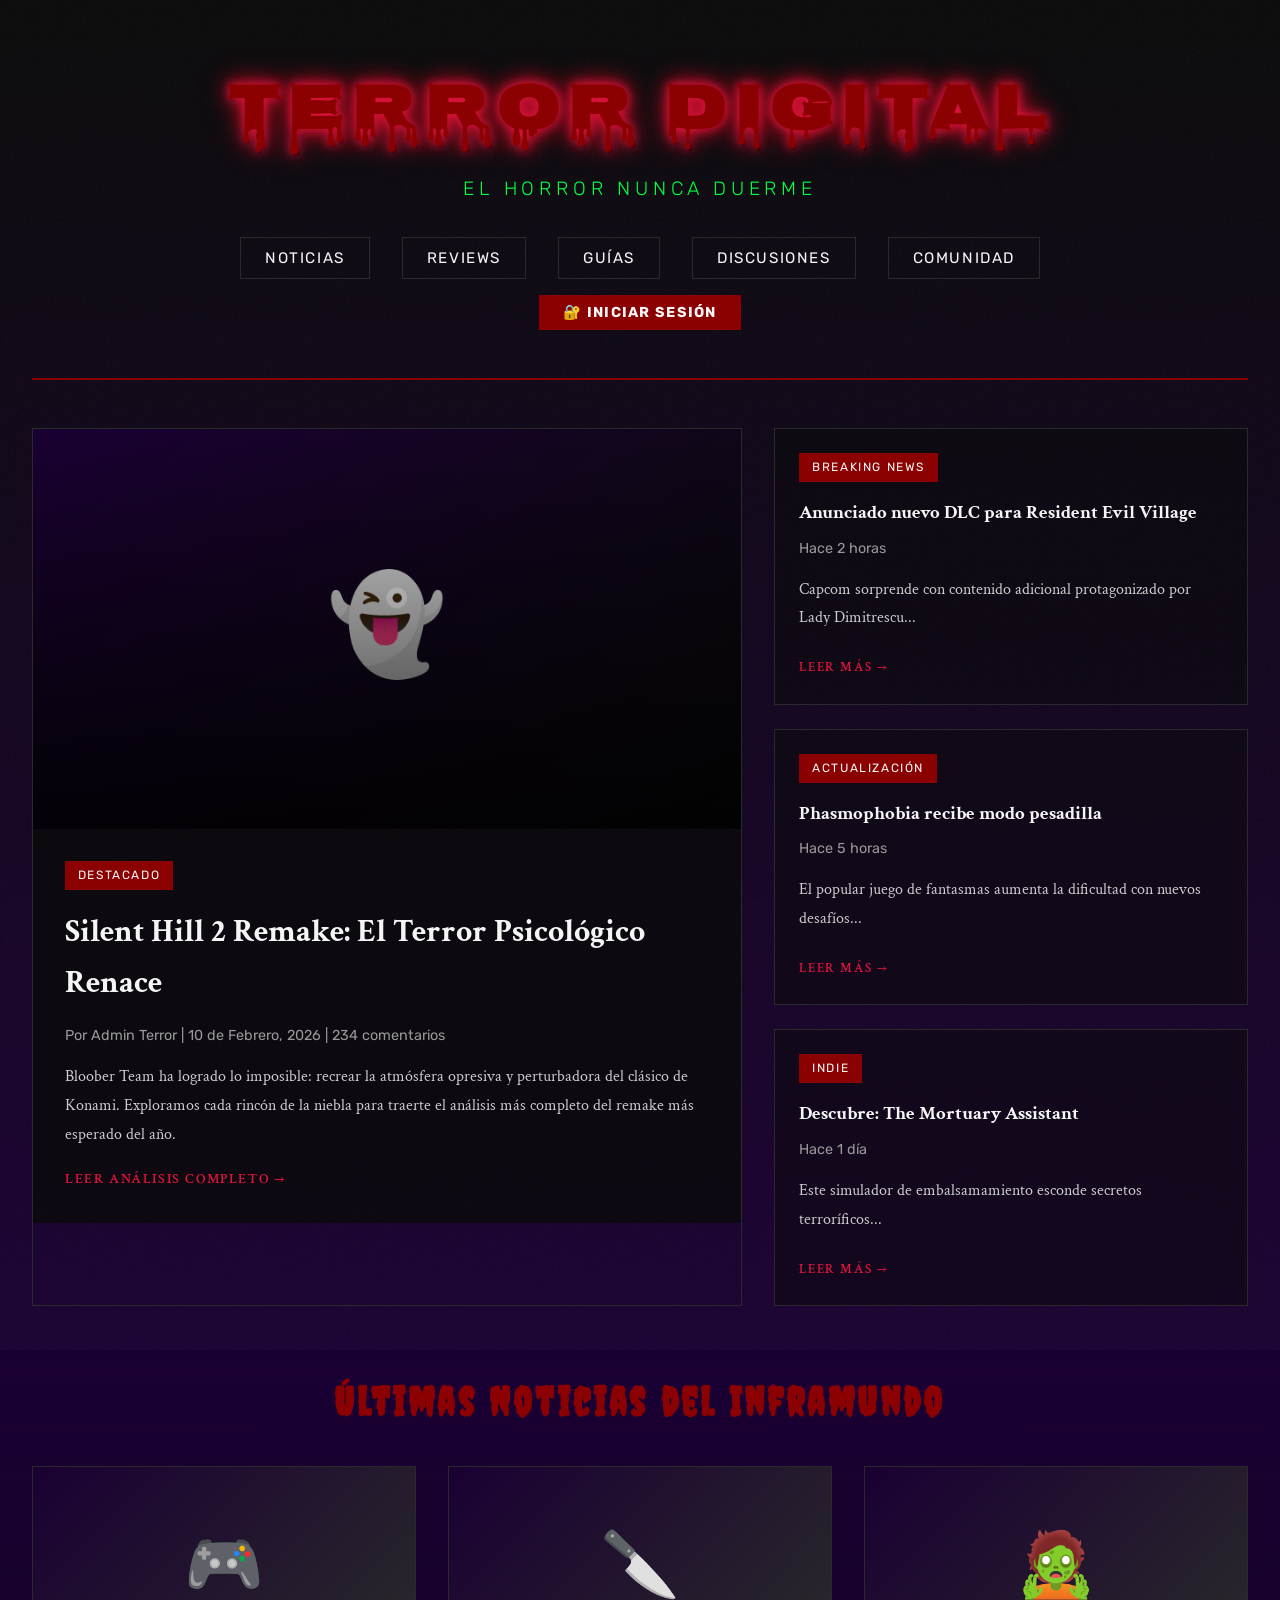
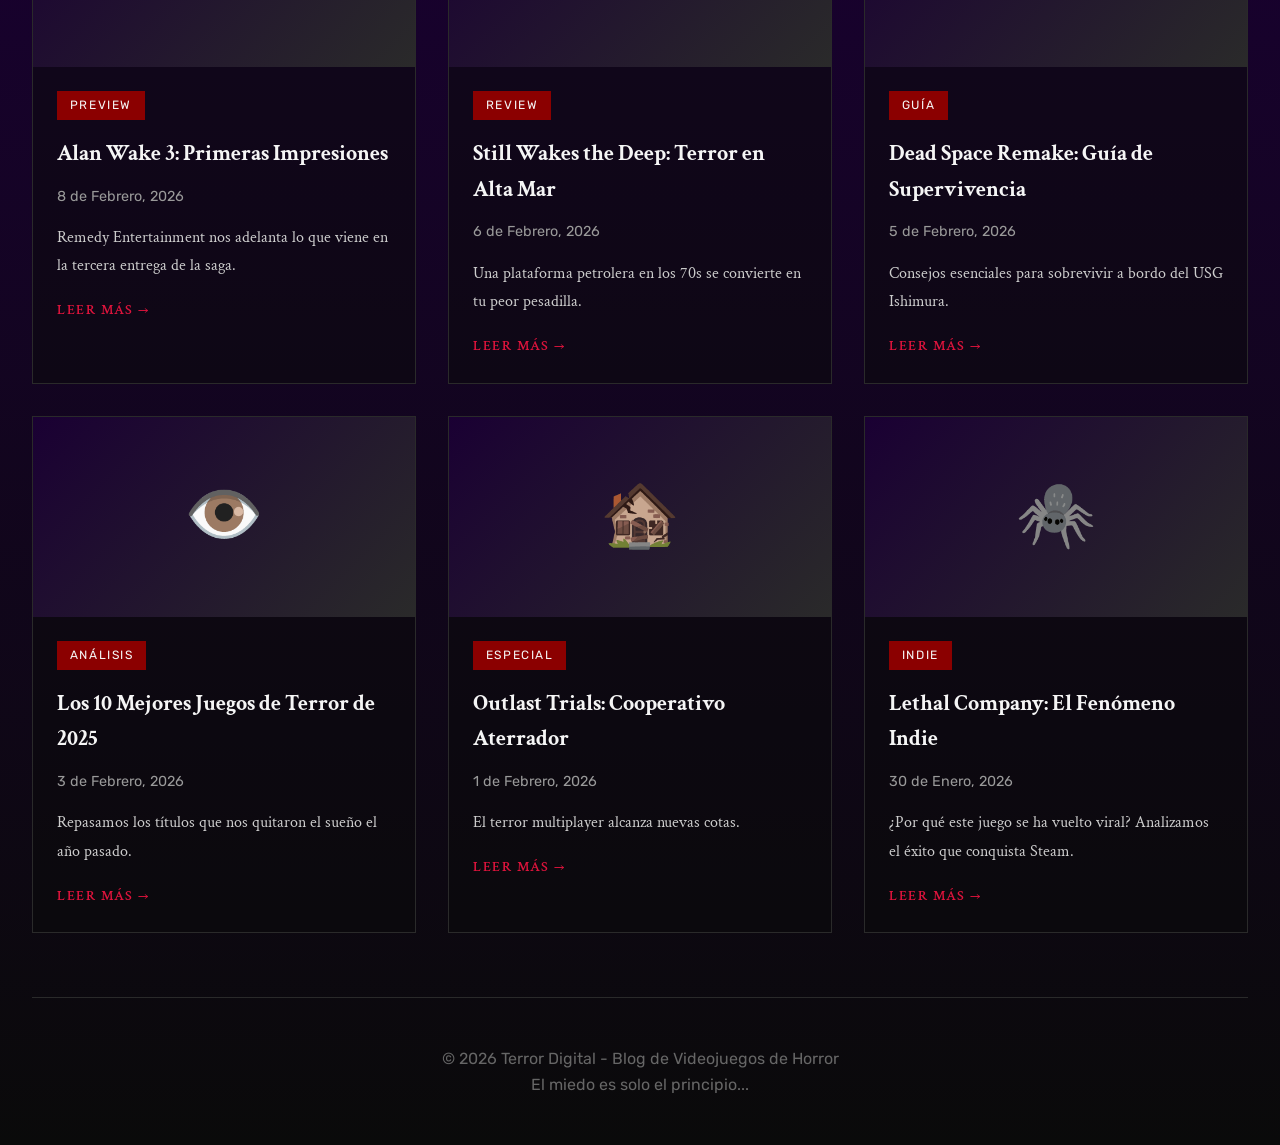
<file: index.html>
<!DOCTYPE html>
<html lang="es">
<head>
    <meta charset="UTF-8">
    <meta name="viewport" content="width=device-width, initial-scale=1.0">
    <title>TERROR DIGITAL - Blog de Videojuegos de Horror</title>
    <link href="https://fonts.googleapis.com/css2?family=Creepster&family=Nosifer&family=Crimson+Text:wght@400;600;700&family=Rubik:wght@300;400;500;700&display=swap" rel="stylesheet">
    <link rel="stylesheet" href="css/styles.css">
</head>
<body>
    <div class="grain"></div>
    
    <div class="container">
        <header>
            <h1 class="logo glitch"><a href="index.html">TERROR DIGITAL</a></h1>
            <p class="tagline">El Horror Nunca Duerme</p>
            <nav>
                <a href="pages/noticias.html">Noticias</a>
                <a href="pages/reviews.html">Reviews</a>
                <a href="pages/guias.html">Guías</a>
                <a href="pages/discusiones.html">Discusiones</a>
                <a href="pages/comunidad.html">Comunidad</a>
            </nav>
        </header>

        <!-- ARTÍCULO DESTACADO: se carga dinámicamente; si falla, se muestra este estático -->
        <section class="featured">
            <article class="featured-article" id="featured-main">
                <div class="featured-image">
                    <!-- Si hay imagen real: <img src="uploads/NOMBRE.jpg" alt=""> -->
                    <!-- Si no hay imagen se muestra el emoji de placeholder -->
                    <span class="thumb-emoji">👻</span>
                </div>
                <div class="featured-content" id="featured-content">
                    <span class="category-tag">Destacado</span>
                    <h2>Silent Hill 2 Remake: El Terror Psicológico Renace</h2>
                    <p class="meta">Por Admin Terror | 10 de Febrero, 2026 | 234 comentarios</p>
                    <p class="excerpt">
                        Bloober Team ha logrado lo imposible: recrear la atmósfera opresiva y perturbadora del clásico de Konami. 
                        Exploramos cada rincón de la niebla para traerte el análisis más completo del remake más esperado del año.
                    </p>
                    <a href="pages/articulo.html?id=silent-hill-2" class="read-more">Leer análisis completo →</a>
                </div>
            </article>

            <div class="sidebar-news">
                <article class="news-item">
                    <span class="category-tag">Breaking News</span>
                    <h3>Anunciado nuevo DLC para Resident Evil Village</h3>
                    <p class="meta">Hace 2 horas</p>
                    <p class="excerpt">Capcom sorprende con contenido adicional protagonizado por Lady Dimitrescu...</p>
                    <a href="pages/articulo.html?id=re-village-dlc" class="read-more-small">Leer más →</a>
                </article>
                <article class="news-item">
                    <span class="category-tag">Actualización</span>
                    <h3>Phasmophobia recibe modo pesadilla</h3>
                    <p class="meta">Hace 5 horas</p>
                    <p class="excerpt">El popular juego de fantasmas aumenta la dificultad con nuevos desafíos...</p>
                    <a href="pages/articulo.html?id=phasmophobia-update" class="read-more-small">Leer más →</a>
                </article>
                <article class="news-item">
                    <span class="category-tag">Indie</span>
                    <h3>Descubre: The Mortuary Assistant</h3>
                    <p class="meta">Hace 1 día</p>
                    <p class="excerpt">Este simulador de embalsamamiento esconde secretos terroríficos...</p>
                    <a href="pages/articulo.html?id=mortuary-assistant" class="read-more-small">Leer más →</a>
                </article>
            </div>
        </section>

        <section class="latest-section" id="noticias">
            <h2 class="section-title">Últimas Noticias del Inframundo</h2>
            <div class="articles-grid" id="articles-container">
                <!-- Las tarjetas se reemplazan dinámicamente; estas son el fallback estático -->
                <article class="article-card">
                    <div class="article-thumbnail"><span class="thumb-emoji">🎮</span></div>
                    <div class="article-body">
                        <span class="category-tag">Preview</span>
                        <h3>Alan Wake 3: Primeras Impresiones</h3>
                        <p class="meta">8 de Febrero, 2026</p>
                        <p class="excerpt">Remedy Entertainment nos adelanta lo que viene en la tercera entrega de la saga.</p>
                        <a href="pages/articulo.html?id=alan-wake-3" class="read-more">Leer más →</a>
                    </div>
                </article>
                <article class="article-card">
                    <div class="article-thumbnail"><span class="thumb-emoji">🔪</span></div>
                    <div class="article-body">
                        <span class="category-tag">Review</span>
                        <h3>Still Wakes the Deep: Terror en Alta Mar</h3>
                        <p class="meta">6 de Febrero, 2026</p>
                        <p class="excerpt">Una plataforma petrolera en los 70s se convierte en tu peor pesadilla.</p>
                        <a href="pages/articulo.html?id=still-wakes" class="read-more">Leer más →</a>
                    </div>
                </article>
                <article class="article-card">
                    <div class="article-thumbnail"><span class="thumb-emoji">🧟</span></div>
                    <div class="article-body">
                        <span class="category-tag">Guía</span>
                        <h3>Dead Space Remake: Guía de Supervivencia</h3>
                        <p class="meta">5 de Febrero, 2026</p>
                        <p class="excerpt">Consejos esenciales para sobrevivir a bordo del USG Ishimura.</p>
                        <a href="pages/articulo.html?id=dead-space-guide" class="read-more">Leer más →</a>
                    </div>
                </article>
                <article class="article-card">
                    <div class="article-thumbnail"><span class="thumb-emoji">👁️</span></div>
                    <div class="article-body">
                        <span class="category-tag">Análisis</span>
                        <h3>Los 10 Mejores Juegos de Terror de 2025</h3>
                        <p class="meta">3 de Febrero, 2026</p>
                        <p class="excerpt">Repasamos los títulos que nos quitaron el sueño el año pasado.</p>
                        <a href="pages/articulo.html?id=top-10-2025" class="read-more">Leer más →</a>
                    </div>
                </article>
                <article class="article-card">
                    <div class="article-thumbnail"><span class="thumb-emoji">🏚️</span></div>
                    <div class="article-body">
                        <span class="category-tag">Especial</span>
                        <h3>Outlast Trials: Cooperativo Aterrador</h3>
                        <p class="meta">1 de Febrero, 2026</p>
                        <p class="excerpt">El terror multiplayer alcanza nuevas cotas.</p>
                        <a href="pages/articulo.html?id=outlast-trials" class="read-more">Leer más →</a>
                    </div>
                </article>
                <article class="article-card">
                    <div class="article-thumbnail"><span class="thumb-emoji">🕷️</span></div>
                    <div class="article-body">
                        <span class="category-tag">Indie</span>
                        <h3>Lethal Company: El Fenómeno Indie</h3>
                        <p class="meta">30 de Enero, 2026</p>
                        <p class="excerpt">¿Por qué este juego se ha vuelto viral? Analizamos el éxito que conquista Steam.</p>
                        <a href="pages/articulo.html?id=lethal-company" class="read-more">Leer más →</a>
                    </div>
                </article>
            </div>
        </section>

        <footer>
            <p>&copy; 2026 Terror Digital - Blog de Videojuegos de Horror</p>
            <p>El miedo es solo el principio...</p>
        </footer>
    </div>

    <script src="js/script.js"></script>
    <script src="js/header.js"></script>
    <script src="js/articles_db.js"></script>
</body>
</html>
</file>
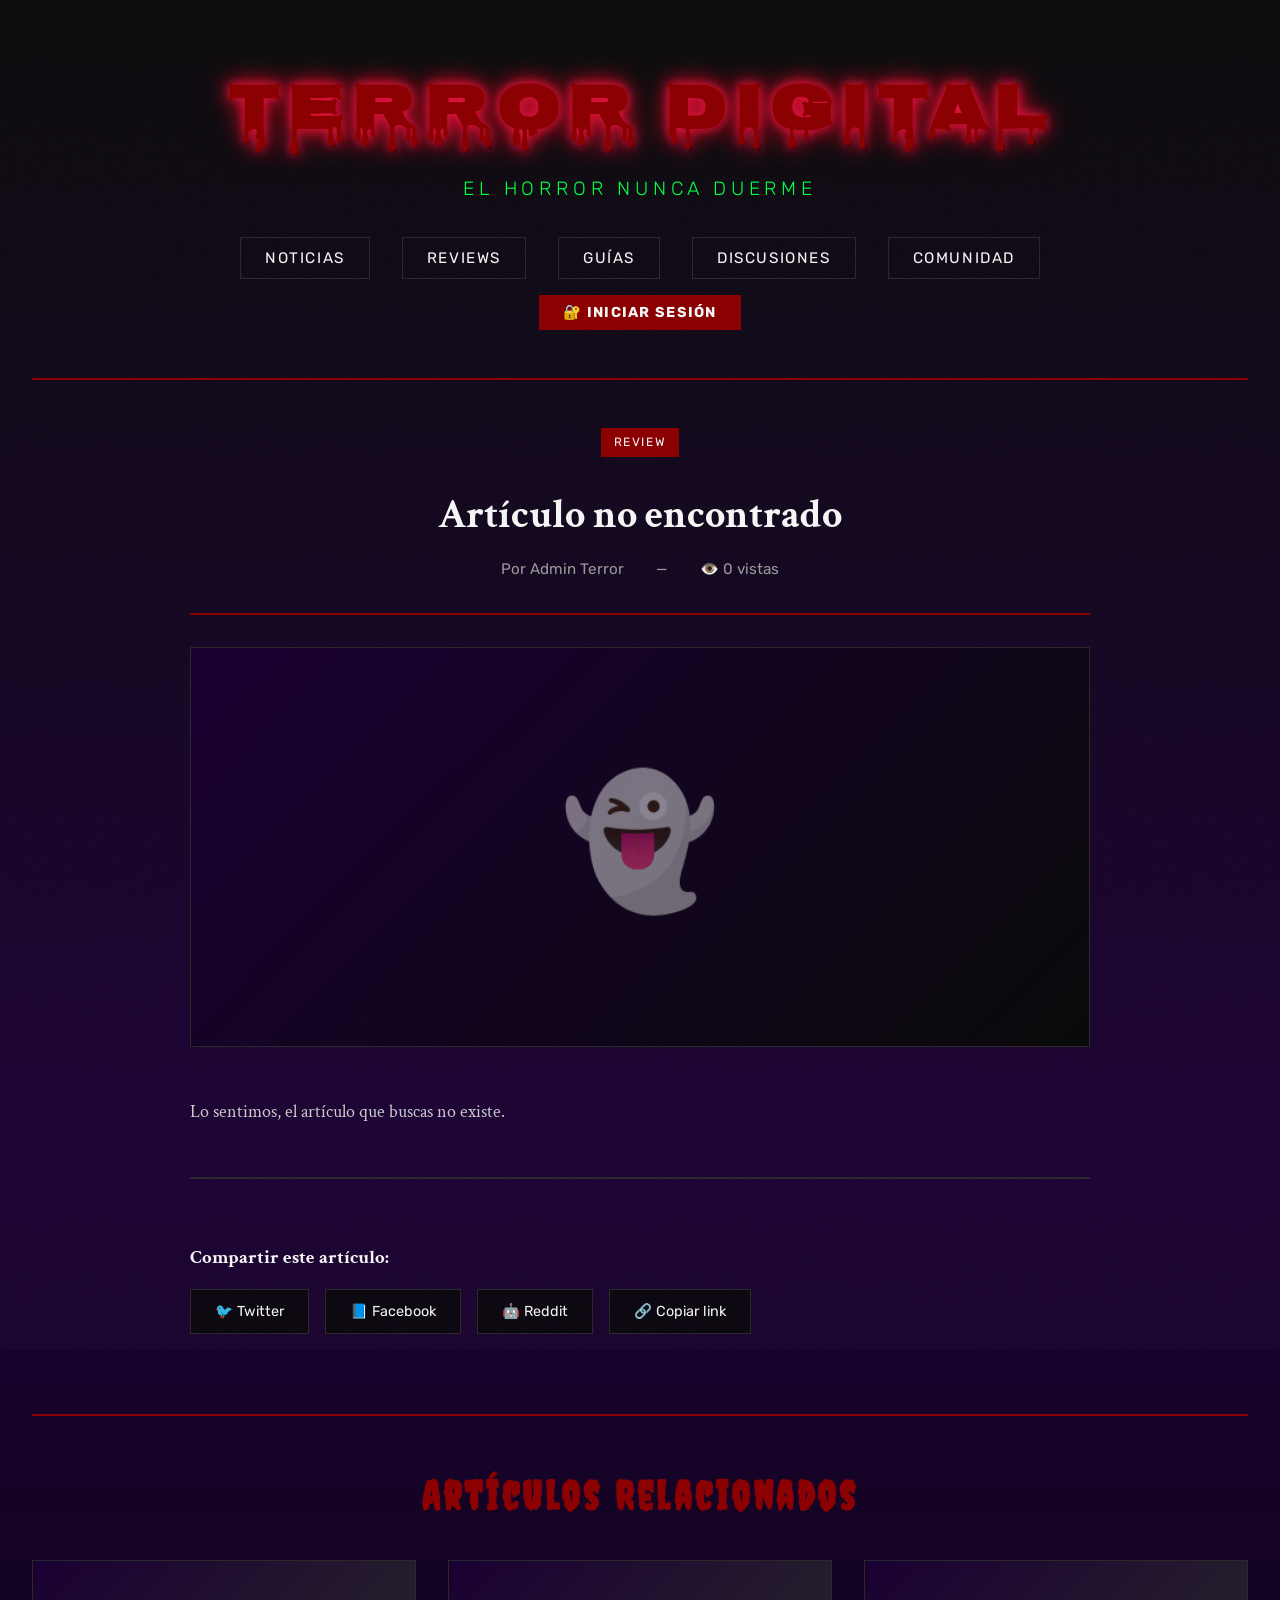
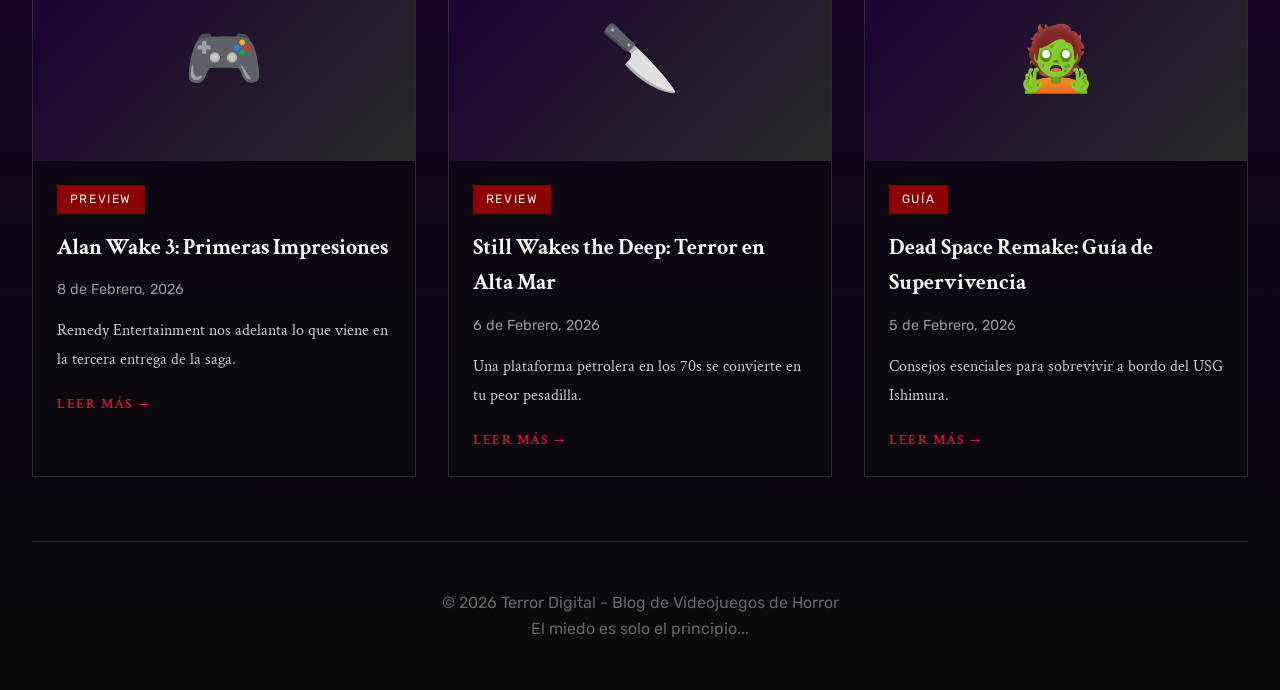
<file: pages/articulo.html>
<!DOCTYPE html>
<html lang="es">
<head>
    <meta charset="UTF-8">
    <meta name="viewport" content="width=device-width, initial-scale=1.0">
    <title id="article-title">Artículo - TERROR DIGITAL</title>
    <link href="https://fonts.googleapis.com/css2?family=Creepster&family=Nosifer&family=Crimson+Text:wght@400;600;700&family=Rubik:wght@300;400;500;700&display=swap" rel="stylesheet">
    <link rel="stylesheet" href="../css/styles.css">
</head>
<body>
    <div class="grain"></div>

    <div class="container">
        <header>
            <h1 class="logo glitch"><a href="../index.html">TERROR DIGITAL</a></h1>
            <p class="tagline">El Horror Nunca Duerme</p>
            <nav>
                <a href="noticias.html">Noticias</a>
                <a href="reviews.html">Reviews</a>
                <a href="guias.html">Guías</a>
                <a href="discusiones.html">Discusiones</a>
                <a href="comunidad.html">Comunidad</a>
            </nav>
        </header>

        <article class="article-full">
            <div class="article-header">
                <span class="category-tag" id="article-category">Review</span>
                <h1 id="article-heading">Cargando artículo...</h1>
                <div class="article-meta">
                    <span id="article-author">Por Admin Terror</span>
                    <span id="article-date">—</span>
                    <span>👁️ <span id="views-count">0</span> vistas</span>
                </div>
            </div>

            <!-- La imagen se inyecta dinámicamente desde articles_db.js -->
            <div class="article-featured-image" id="article-image">
                <div class="image-placeholder">👻</div>
            </div>

            <div class="article-content" id="article-body">
                <p style="text-align:center;color:#999;">Cargando contenido...</p>
            </div>

            <div class="article-footer">
                <div class="article-tags" id="article-tags"></div>

                <div class="article-share">
                    <h4>Compartir este artículo:</h4>
                    <div class="share-buttons">
                        <button class="share-btn" onclick="shareArticle('twitter')">🐦 Twitter</button>
                        <button class="share-btn" onclick="shareArticle('facebook')">📘 Facebook</button>
                        <button class="share-btn" onclick="shareArticle('reddit')">🤖 Reddit</button>
                        <button class="share-btn" onclick="shareArticle('copy')">🔗 Copiar link</button>
                    </div>
                </div>
            </div>
        </article>

        <section class="related-articles">
            <h2 class="section-title">Artículos Relacionados</h2>
            <div class="articles-grid">
                <!-- Se rellenan dinámicamente; estos son el fallback -->
                <article class="article-card">
                    <div class="article-thumbnail"><span class="thumb-emoji">🎮</span></div>
                    <div class="article-body">
                        <span class="category-tag">Preview</span>
                        <h3>Alan Wake 3: Primeras Impresiones</h3>
                        <p class="meta">8 de Febrero, 2026</p>
                        <p class="excerpt">Remedy Entertainment nos adelanta lo que viene en la tercera entrega de la saga.</p>
                        <a href="articulo.html?id=alan-wake-3" class="read-more">Leer más →</a>
                    </div>
                </article>
                <article class="article-card">
                    <div class="article-thumbnail"><span class="thumb-emoji">🔪</span></div>
                    <div class="article-body">
                        <span class="category-tag">Review</span>
                        <h3>Still Wakes the Deep: Terror en Alta Mar</h3>
                        <p class="meta">6 de Febrero, 2026</p>
                        <p class="excerpt">Una plataforma petrolera en los 70s se convierte en tu peor pesadilla.</p>
                        <a href="articulo.html?id=still-wakes" class="read-more">Leer más →</a>
                    </div>
                </article>
                <article class="article-card">
                    <div class="article-thumbnail"><span class="thumb-emoji">🧟</span></div>
                    <div class="article-body">
                        <span class="category-tag">Guía</span>
                        <h3>Dead Space Remake: Guía de Supervivencia</h3>
                        <p class="meta">5 de Febrero, 2026</p>
                        <p class="excerpt">Consejos esenciales para sobrevivir a bordo del USG Ishimura.</p>
                        <a href="articulo.html?id=dead-space-guide" class="read-more">Leer más →</a>
                    </div>
                </article>
            </div>
        </section>

        <footer>
            <p>&copy; 2026 Terror Digital - Blog de Videojuegos de Horror</p>
            <p>El miedo es solo el principio...</p>
        </footer>
    </div>

    <script src="../js/script.js"></script>
    <script src="../js/header.js"></script>
    <script src="../js/articles_db.js"></script>
</body>
</html>
</file>
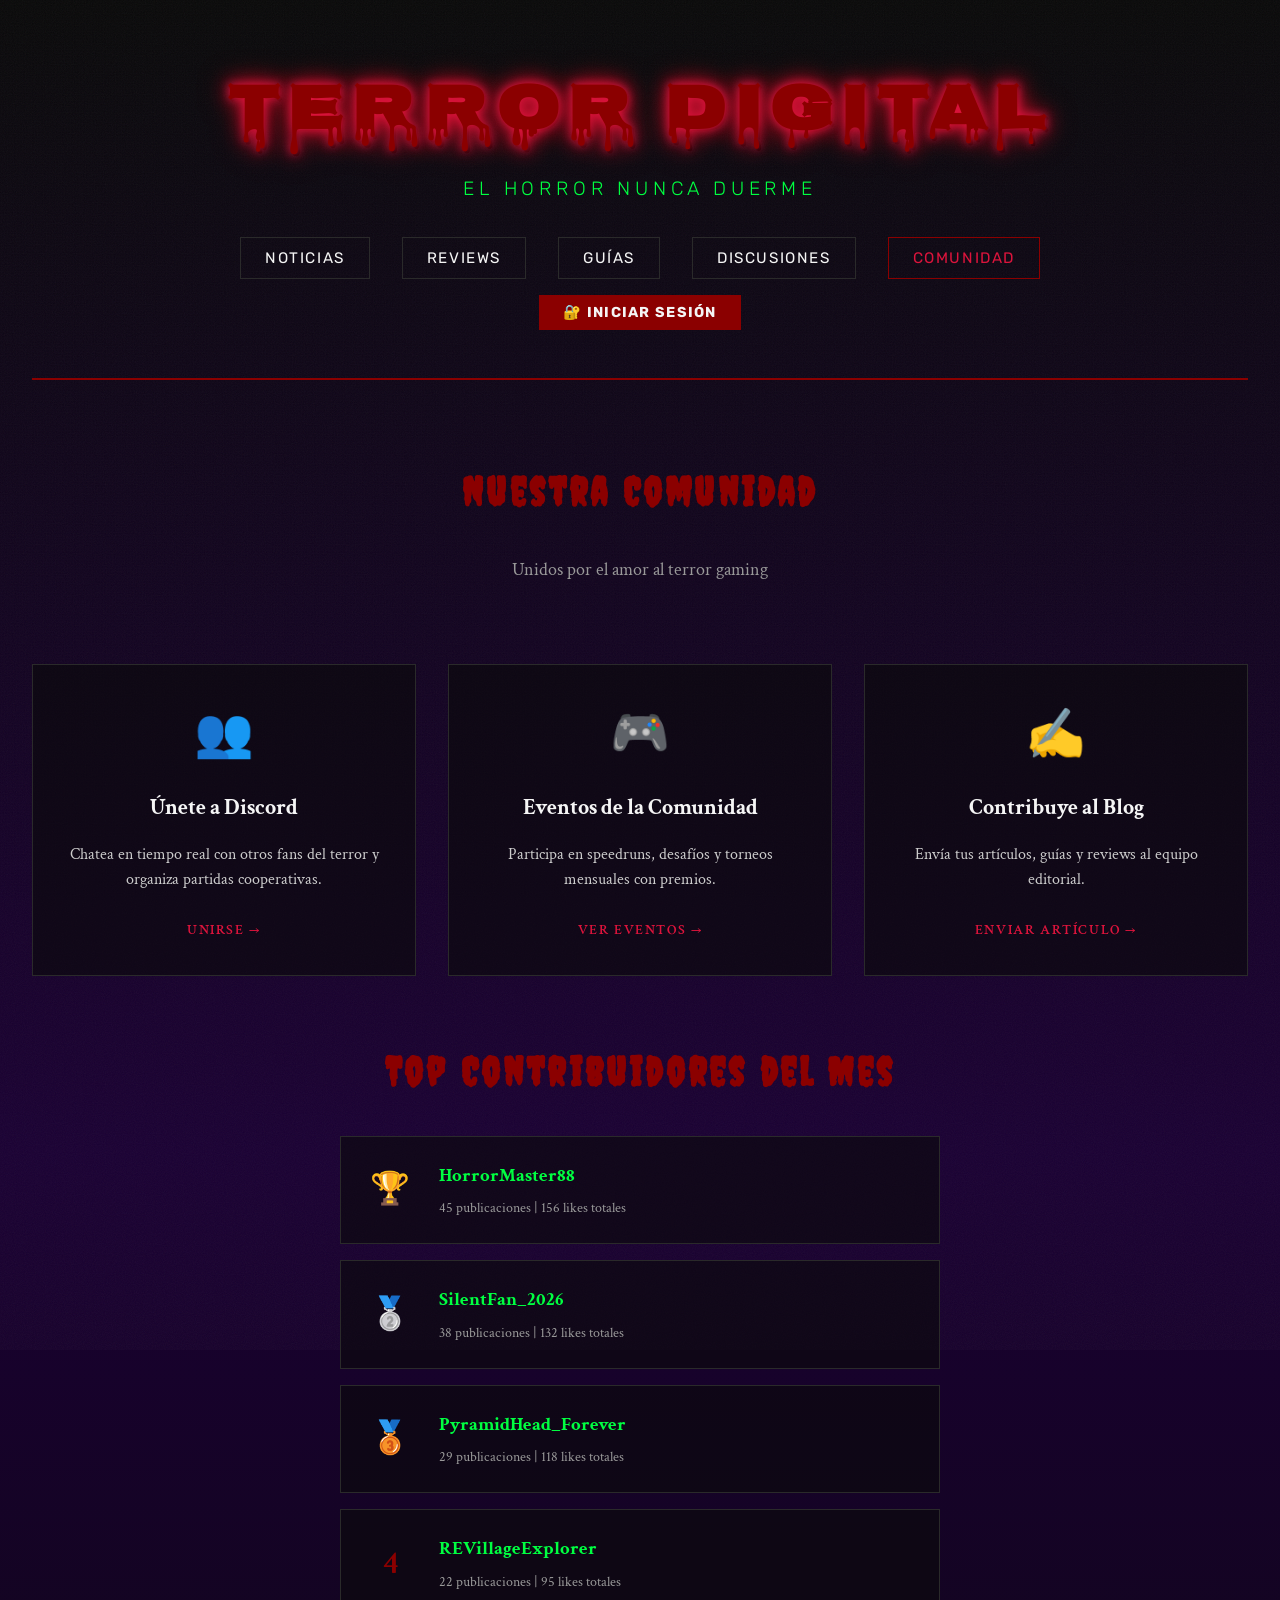
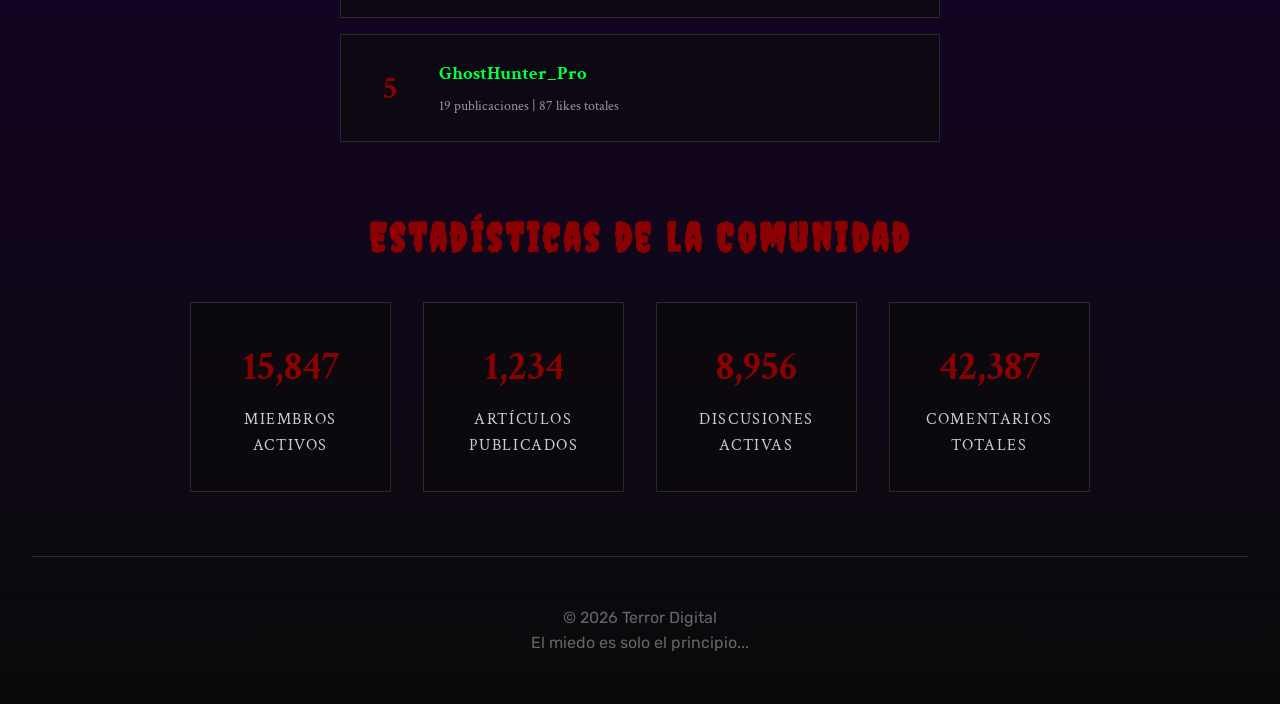
<file: pages/comunidad.html>
<!DOCTYPE html>
<html lang="es">
<head>
    <meta charset="UTF-8">
    <meta name="viewport" content="width=device-width, initial-scale=1.0">
    <title>Comunidad - TERROR DIGITAL</title>
    <link href="https://fonts.googleapis.com/css2?family=Creepster&family=Nosifer&family=Crimson+Text:wght@400;600;700&family=Rubik:wght@300;400;500;700&display=swap" rel="stylesheet">
    <link rel="stylesheet" href="../css/styles.css">
</head>
<body>
<div class="grain"></div>
<div class="container">
    <header></header>
    <div class="page-header">
        <h1 class="section-title">Nuestra Comunidad</h1>
        <p class="page-description">Unidos por el amor al terror gaming</p>
    </div>
    <section>
        <div class="community-grid">
            <div class="community-card"><div class="community-icon">👥</div><h3>Únete a Discord</h3><p>Chatea en tiempo real con otros fans del terror y organiza partidas cooperativas.</p><a href="#" class="read-more">Unirse →</a></div>
            <div class="community-card"><div class="community-icon">🎮</div><h3>Eventos de la Comunidad</h3><p>Participa en speedruns, desafíos y torneos mensuales con premios.</p><a href="#" class="read-more">Ver eventos →</a></div>
            <div class="community-card"><div class="community-icon">✍️</div><h3>Contribuye al Blog</h3><p>Envía tus artículos, guías y reviews al equipo editorial.</p><a href="#" class="read-more">Enviar artículo →</a></div>
        </div>
    </section>
    <section style="margin-bottom:4rem;">
        <h2 class="section-title">Top Contribuidores del Mes</h2>
        <div class="contributors-list" id="contributors-list">
            <div class="contributor"><div class="contributor-rank">🏆</div><div class="contributor-info"><strong>HorrorMaster88</strong><p>45 publicaciones | 156 likes totales</p></div></div>
            <div class="contributor"><div class="contributor-rank">🥈</div><div class="contributor-info"><strong>SilentFan_2026</strong><p>38 publicaciones | 132 likes totales</p></div></div>
            <div class="contributor"><div class="contributor-rank">🥉</div><div class="contributor-info"><strong>PyramidHead_Forever</strong><p>29 publicaciones | 118 likes totales</p></div></div>
            <div class="contributor"><div class="contributor-rank">4</div><div class="contributor-info"><strong>REVillageExplorer</strong><p>22 publicaciones | 95 likes totales</p></div></div>
            <div class="contributor"><div class="contributor-rank">5</div><div class="contributor-info"><strong>GhostHunter_Pro</strong><p>19 publicaciones | 87 likes totales</p></div></div>
        </div>
    </section>
    <section class="community-stats" style="margin-bottom:4rem;">
        <h2 class="section-title">Estadísticas de la Comunidad</h2>
        <div class="stats-grid">
            <div class="stat-card"><div class="stat-number" id="stat-miembros">15,847</div><div class="stat-label">Miembros Activos</div></div>
            <div class="stat-card"><div class="stat-number" id="stat-articulos">1,234</div><div class="stat-label">Artículos Publicados</div></div>
            <div class="stat-card"><div class="stat-number" id="stat-discusiones">8,956</div><div class="stat-label">Discusiones Activas</div></div>
            <div class="stat-card"><div class="stat-number" id="stat-comentarios">42,387</div><div class="stat-label">Comentarios Totales</div></div>
        </div>
    </section>
    <footer><p>&copy; 2026 Terror Digital</p><p>El miedo es solo el principio...</p></footer>
</div>
<script src="../js/header.js"></script>
<script src="../js/script.js"></script>
<script>
async function loadComunidad() {
    try {
        const stats = await fetch('../php/api_general.php?action=estadisticas').then(r => r.json());
        if (!stats.error) {
            document.getElementById('stat-miembros').textContent     = Number(stats.miembros_activos).toLocaleString();
            document.getElementById('stat-articulos').textContent    = Number(stats.articulos_publicados).toLocaleString();
            document.getElementById('stat-discusiones').textContent  = Number(stats.discusiones_activas).toLocaleString();
            document.getElementById('stat-comentarios').textContent  = Number(stats.comentarios_totales).toLocaleString();
        }
        const contribs = await fetch('../php/api_general.php?action=top_contribuidores').then(r => r.json());
        if (!contribs.error && contribs.length) {
            const ranks = ['🏆','🥈','🥉','4','5'];
            document.getElementById('contributors-list').innerHTML = contribs.map((c,i) => `
                <div class="contributor">
                    <div class="contributor-rank">${ranks[i]||i+1}</div>
                    <div class="contributor-info"><strong>${c.nombre}</strong><p>${c.total_discusiones} publicaciones | ${c.total_likes} likes totales</p></div>
                </div>`).join('');
        }
    } catch(e) { console.error('Error comunidad:', e); }
}
document.addEventListener('DOMContentLoaded', loadComunidad);
</script>
<script src="../js/header.js"></script>
</body>
</html>
</file>
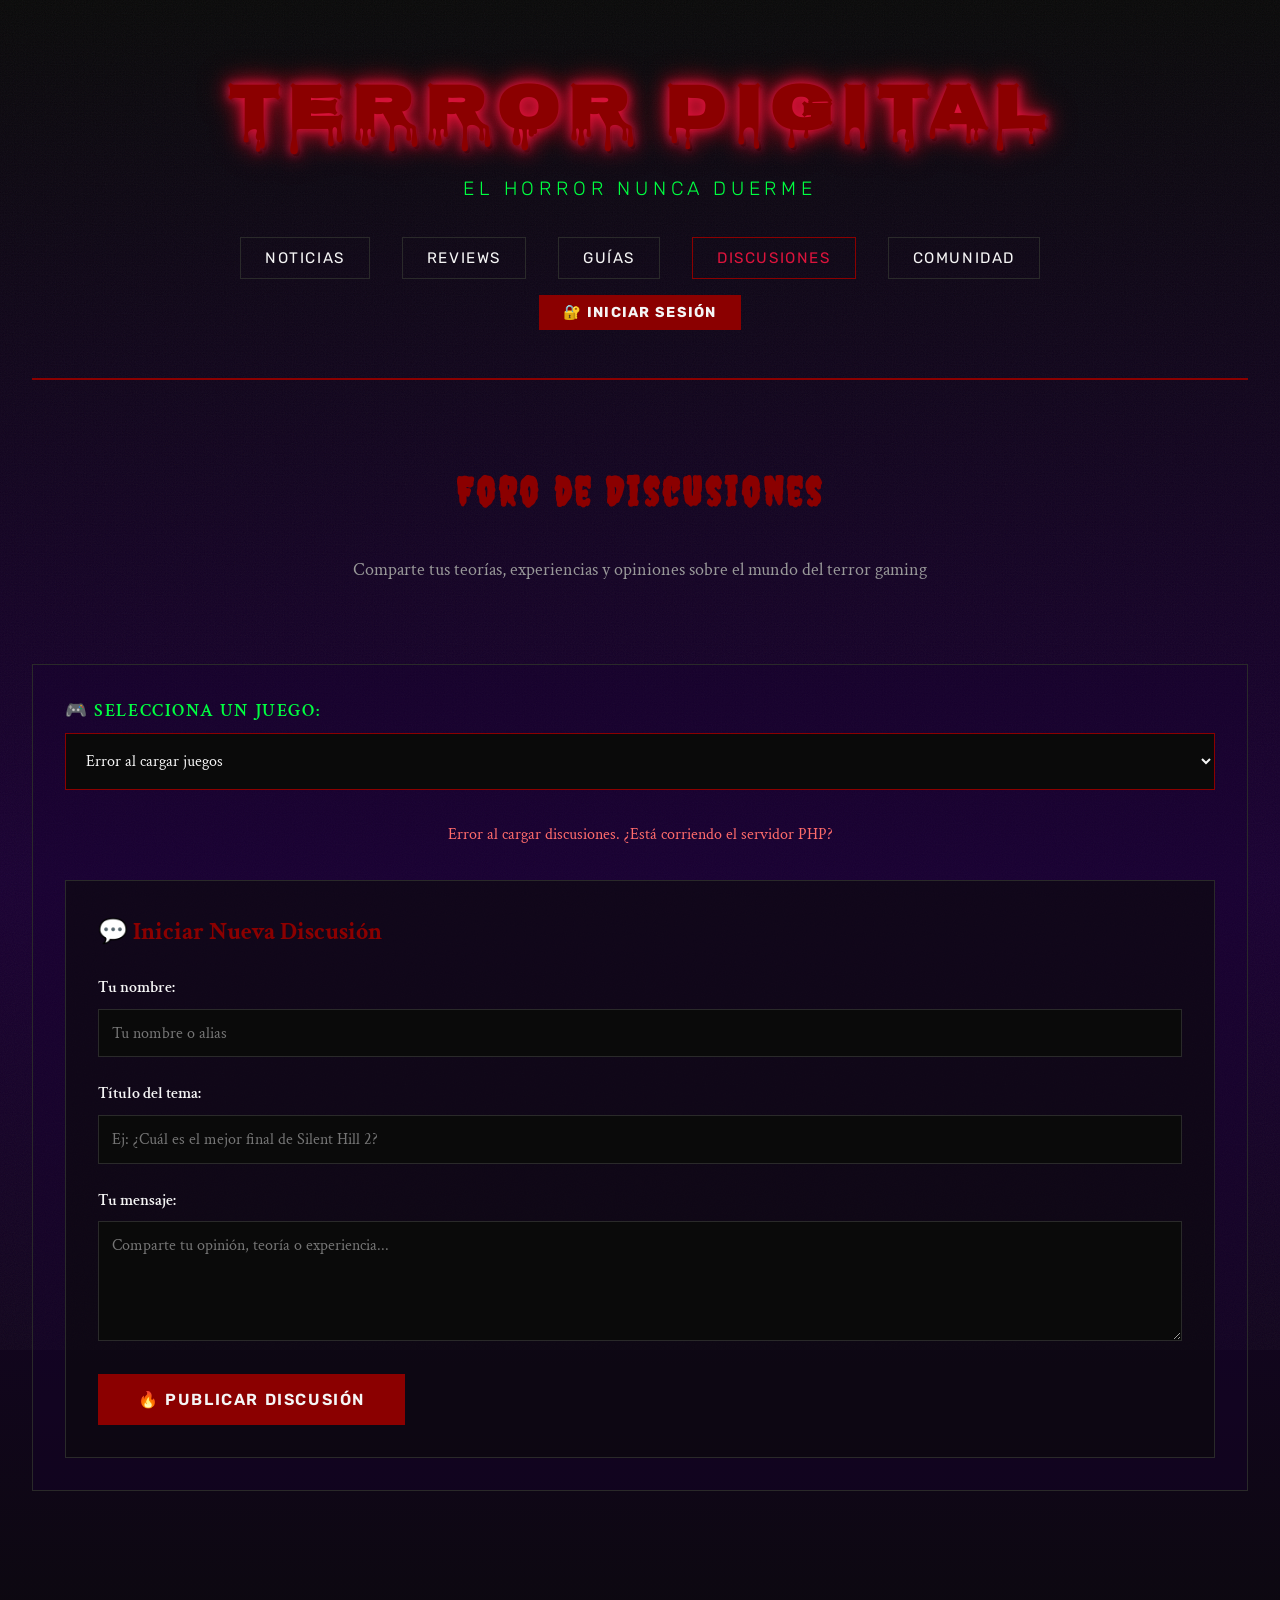
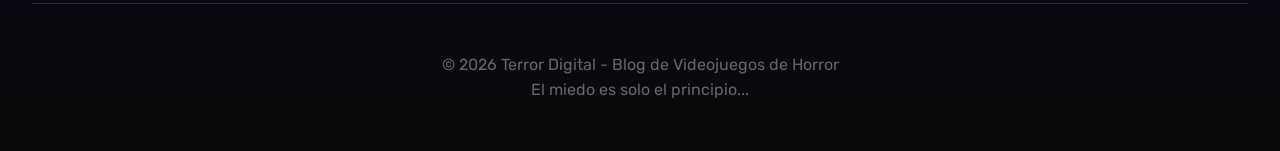
<file: pages/discusiones.html>
<!DOCTYPE html>
<html lang="es">
<head>
    <meta charset="UTF-8">
    <meta name="viewport" content="width=device-width, initial-scale=1.0">
    <title>Discusiones - TERROR DIGITAL</title>
    <link href="https://fonts.googleapis.com/css2?family=Creepster&family=Nosifer&family=Crimson+Text:wght@400;600;700&family=Rubik:wght@300;400;500;700&display=swap" rel="stylesheet">
    <link rel="stylesheet" href="../css/styles.css">
</head>
<body>
<div class="grain"></div>
<div class="container">
    <header></header>

    <div class="page-header">
        <h1 class="section-title">Foro de Discusiones</h1>
        <p class="page-description">Comparte tus teorías, experiencias y opiniones sobre el mundo del terror gaming</p>
    </div>

    <div class="discussions-section" style="border-top:none;margin-top:0;padding-top:0;">
        <div class="discussion-container">

            <div class="game-selector">
                <label for="game-select">🎮 Selecciona un juego:</label>
                <select id="game-select" onchange="loadDiscussions()">
                    <option value="">Cargando juegos...</option>
                </select>
            </div>

            <div class="discussion-threads" id="threads-container">
                <p style="text-align:center;color:#999;padding:2rem;">Selecciona un juego para ver las discusiones.</p>
            </div>

            <div class="comment-form">
                <h4>💬 Iniciar Nueva Discusión</h4>
                <form id="discussion-form" onsubmit="submitDiscussion(event)">
                    <div class="form-group">
                        <label>Tu nombre:</label>
                        <input type="text" id="username" placeholder="Tu nombre o alias" required>
                    </div>
                    <div class="form-group">
                        <label>Título del tema:</label>
                        <input type="text" id="thread-title" placeholder="Ej: ¿Cuál es el mejor final de Silent Hill 2?" required>
                    </div>
                    <div class="form-group">
                        <label>Tu mensaje:</label>
                        <textarea id="comment" placeholder="Comparte tu opinión, teoría o experiencia..." required></textarea>
                    </div>
                    <button type="submit" class="submit-btn">🔥 Publicar discusión</button>
                </form>
            </div>
        </div>
    </div>

    <!-- Modal de comentarios -->
    <div id="comments-modal" class="modal">
        <div class="modal-content">
            <span class="close-modal" onclick="closeCommentsModal()">&times;</span>
            <h3 id="modal-thread-title"></h3>
            <div id="modal-thread-content"></div>
            <div class="comments-section">
                <h4>💬 Comentarios (<span id="comment-count">0</span>)</h4>
                <div id="comments-list"></div>
                <div class="add-comment">
                    <h4>Agregar comentario</h4>
                    <form id="comment-form" onsubmit="addComment(event)">
                        <div class="form-group">
                            <label>Tu nombre:</label>
                            <input type="text" id="comment-username" placeholder="Tu nombre o alias" required>
                        </div>
                        <div class="form-group">
                            <label>Comentario:</label>
                            <textarea id="comment-text" placeholder="Escribe tu comentario..." required></textarea>
                        </div>
                        <button type="submit" class="submit-btn">Publicar comentario</button>
                    </form>
                </div>
            </div>
        </div>
    </div>

    <footer>
        <p>&copy; 2026 Terror Digital - Blog de Videojuegos de Horror</p>
        <p>El miedo es solo el principio...</p>
    </footer>
</div>

<script src="../js/script.js"></script>
<script src="../js/header.js"></script>
<script src="../js/discusiones_db.js"></script>
<script>
// Cargar juegos en el select al iniciar
async function cargarJuegos() {
    try {
        const res   = await fetch('../php/api_general.php?action=list');
        const juegos = await res.json();
        const sel   = document.getElementById('game-select');
        if (!juegos.length) {
            sel.innerHTML = '<option value="">No hay juegos disponibles</option>';
            return;
        }
        sel.innerHTML = juegos.map(j =>
            `<option value="${j.slug}">${j.nombre}</option>`
        ).join('');
        // Cargar discusiones del primer juego automáticamente
        loadDiscussions();
    } catch(e) {
        document.getElementById('game-select').innerHTML =
            '<option value="">Error al cargar juegos</option>';
    }
}
document.addEventListener('DOMContentLoaded', cargarJuegos);
</script>
</body>
</html>
</file>
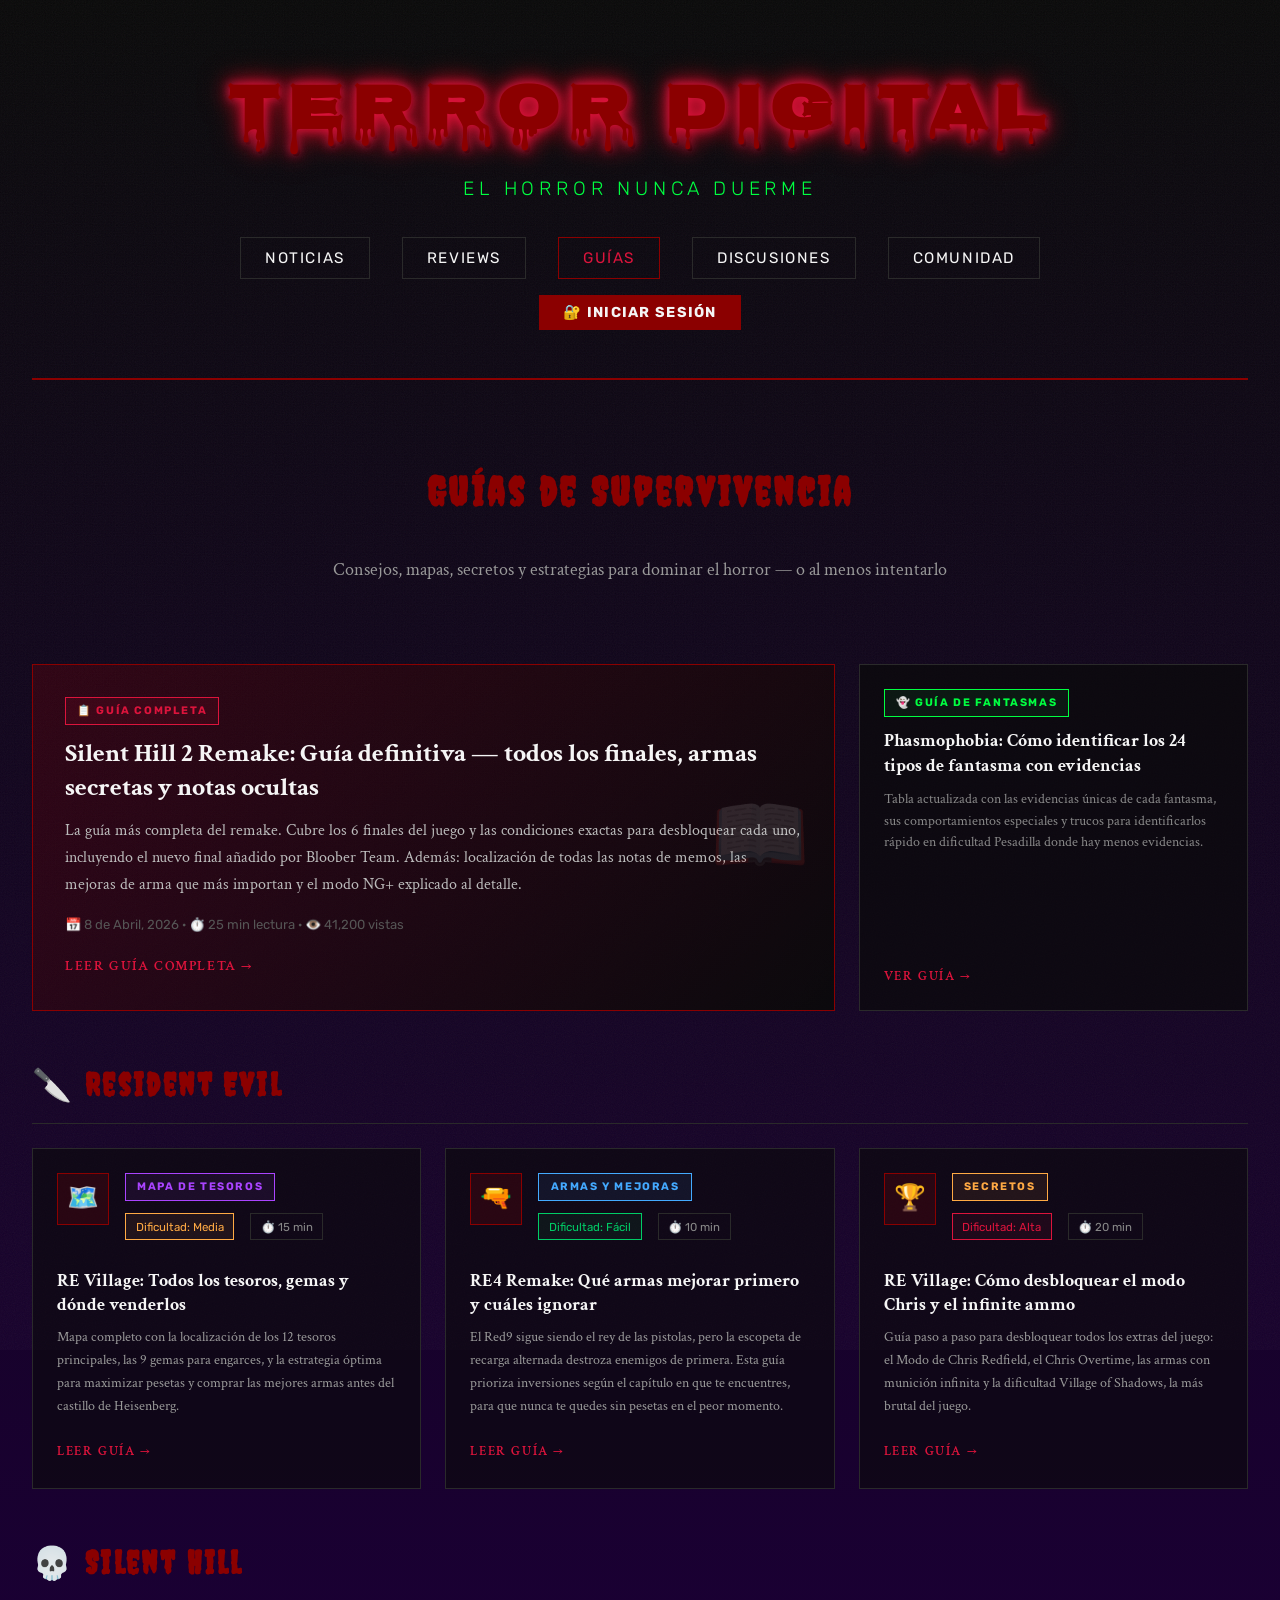
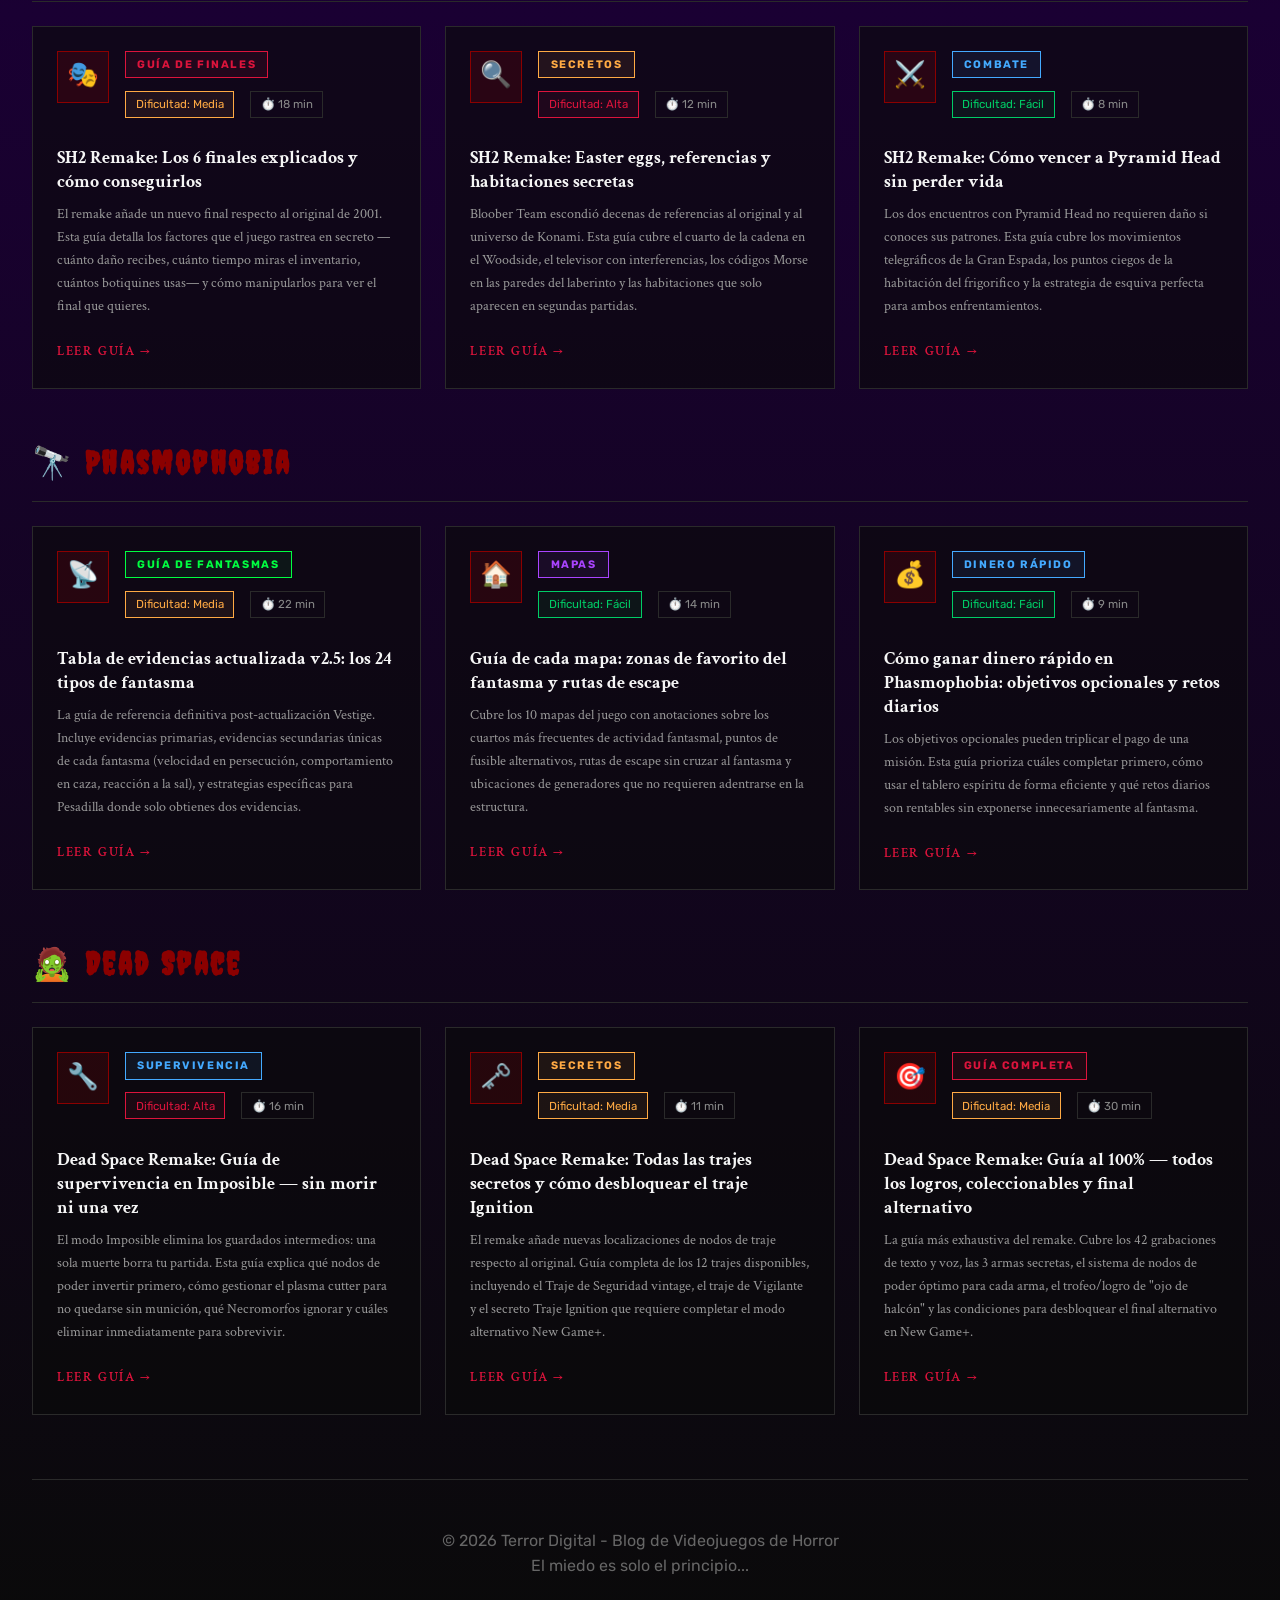
<file: pages/guias.html>
<!DOCTYPE html>
<html lang="es">
<head>
    <meta charset="UTF-8">
    <meta name="viewport" content="width=device-width, initial-scale=1.0">
    <title>Guías - TERROR DIGITAL</title>
    <link href="https://fonts.googleapis.com/css2?family=Creepster&family=Nosifer&family=Crimson+Text:wght@400;600;700&family=Rubik:wght@300;400;500;700&display=swap" rel="stylesheet">
    <link rel="stylesheet" href="../css/styles.css">
    <style>
        .guide-hero-grid {
            display: grid;
            grid-template-columns: 1fr 1fr 1fr;
            gap: 1.5rem;
            margin-bottom: 3rem;
        }
        .guide-featured {
            grid-column: 1 / 3;
            background: linear-gradient(135deg, rgba(139,0,0,.25), rgba(10,10,10,.9));
            border: 1px solid var(--blood-red);
            padding: 2rem;
            position: relative;
            overflow: hidden;
        }
        .guide-featured::before {
            content: '📖';
            position: absolute;
            right: 1.5rem;
            top: 50%;
            transform: translateY(-50%);
            font-size: 5rem;
            opacity: .12;
        }
        .guide-featured h2 { font-size: 1.6rem; color: var(--ghost-white); margin-bottom: .8rem; line-height: 1.3; }
        .guide-featured p  { color: #bbb; line-height: 1.7; margin-bottom: 1rem; }
        .guide-small {
            background: rgba(10,10,10,.7);
            border: 1px solid var(--fog-gray);
            padding: 1.5rem;
            display: flex;
            flex-direction: column;
            justify-content: space-between;
            transition: border-color .2s;
        }
        .guide-small:hover { border-color: var(--blood-red); }
        .guide-small h3 { font-size: 1.1rem; color: var(--ghost-white); margin-bottom: .6rem; line-height: 1.4; }
        .guide-small p  { color: #888; font-size: .9rem; line-height: 1.5; margin-bottom: 1rem; flex-grow: 1; }

        .guide-type-tag {
            display: inline-block;
            font-family: 'Rubik', sans-serif;
            font-size: .68rem;
            font-weight: 700;
            text-transform: uppercase;
            letter-spacing: .1rem;
            padding: .25rem .7rem;
            border: 1px solid;
            margin-bottom: .8rem;
        }
        .type-completa  { color: var(--accent-crimson); border-color: var(--accent-crimson); background: rgba(220,20,60,.08); }
        .type-trucos    { color: #4af; border-color: #4af; background: rgba(68,170,255,.08); }
        .type-secretos  { color: #fa4; border-color: #fa4; background: rgba(255,170,68,.08); }
        .type-fantasmas { color: var(--pale-green); border-color: var(--pale-green); background: rgba(0,255,65,.06); }
        .type-mapa      { color: #a4f; border-color: #a4f; background: rgba(170,68,255,.08); }

        .guide-grid-full {
            display: grid;
            grid-template-columns: repeat(auto-fit, minmax(300px, 1fr));
            gap: 1.5rem;
            margin-bottom: 3rem;
        }
        .guide-card {
            background: rgba(10,10,10,.6);
            border: 1px solid var(--fog-gray);
            transition: all .3s ease;
            overflow: hidden;
        }
        .guide-card:hover { border-color: var(--blood-red); transform: translateY(-4px); background: rgba(139,0,0,.07); }
        .guide-card-header {
            padding: 1.5rem 1.5rem 0;
            display: flex;
            align-items: flex-start;
            gap: 1rem;
        }
        .guide-emoji-box {
            width: 52px;
            height: 52px;
            background: rgba(139,0,0,.2);
            border: 1px solid var(--blood-red);
            display: flex;
            align-items: center;
            justify-content: center;
            font-size: 1.6rem;
            flex-shrink: 0;
        }
        .guide-card-body { padding: 1rem 1.5rem 1.5rem; }
        .guide-card-body h3 { font-size: 1.15rem; color: var(--ghost-white); margin-bottom: .5rem; line-height: 1.3; }
        .guide-card-body p  { color: #999; font-size: .9rem; line-height: 1.6; margin-bottom: 1rem; }

        .guide-info-row {
            display: flex;
            align-items: center;
            gap: 1rem;
            margin-bottom: .8rem;
            flex-wrap: wrap;
        }
        .guide-badge {
            font-family: 'Rubik', sans-serif;
            font-size: .72rem;
            padding: .2rem .6rem;
            border: 1px solid var(--fog-gray);
            color: #888;
        }
        .guide-badge.dif-easy   { color: #0c6; border-color: #0c6; background: rgba(0,200,80,.07); }
        .guide-badge.dif-medium { color: #fa4; border-color: #fa4; background: rgba(255,170,68,.07); }
        .guide-badge.dif-hard   { color: var(--accent-crimson); border-color: var(--accent-crimson); background: rgba(220,20,60,.07); }

        .divider-title {
            font-family: 'Creepster', cursive;
            font-size: 2rem;
            color: var(--blood-red);
            letter-spacing: .15rem;
            margin: 2.5rem 0 1.5rem;
            padding-bottom: .8rem;
            border-bottom: 1px solid var(--fog-gray);
        }

        @media (max-width: 900px) {
            .guide-hero-grid { grid-template-columns: 1fr; }
            .guide-featured { grid-column: 1; }
        }
    </style>
</head>
<body>
<div class="grain"></div>
<div class="container">
    <header></header>

    <div class="page-header">
        <h1 class="section-title">Guías de Supervivencia</h1>
        <p class="page-description">Consejos, mapas, secretos y estrategias para dominar el horror — o al menos intentarlo</p>
    </div>

    <!-- Guías destacadas -->
    <div class="guide-hero-grid">
        <div class="guide-featured">
            <span class="guide-type-tag type-completa">📋 Guía completa</span>
            <h2>Silent Hill 2 Remake: Guía definitiva — todos los finales, armas secretas y notas ocultas</h2>
            <p>La guía más completa del remake. Cubre los 6 finales del juego y las condiciones exactas para desbloquear cada uno, incluyendo el nuevo final añadido por Bloober Team. Además: localización de todas las notas de memos, las mejoras de arma que más importan y el modo NG+ explicado al detalle.</p>
            <p class="meta" style="color:#555;font-family:'Rubik',sans-serif;font-size:.82rem;">📅 8 de Abril, 2026 · ⏱️ 25 min lectura · 👁️ 41,200 vistas</p>
            <a href="#" class="read-more">Leer guía completa →</a>
        </div>
        <div class="guide-small">
            <div>
                <span class="guide-type-tag type-fantasmas">👻 Guía de fantasmas</span>
                <h3>Phasmophobia: Cómo identificar los 24 tipos de fantasma con evidencias</h3>
                <p>Tabla actualizada con las evidencias únicas de cada fantasma, sus comportamientos especiales y trucos para identificarlos rápido en dificultad Pesadilla donde hay menos evidencias.</p>
            </div>
            <a href="#" class="read-more-small">Ver guía →</a>
        </div>
    </div>

    <!-- Guías por juego -->
    <h2 class="divider-title">🔪 Resident Evil</h2>
    <div class="guide-grid-full">

        <article class="guide-card">
            <div class="guide-card-header">
                <div class="guide-emoji-box">🗺️</div>
                <div>
                    <span class="guide-type-tag type-mapa">Mapa de tesoros</span>
                    <div class="guide-info-row">
                        <span class="guide-badge dif-medium">Dificultad: Media</span>
                        <span class="guide-badge">⏱️ 15 min</span>
                    </div>
                </div>
            </div>
            <div class="guide-card-body">
                <h3>RE Village: Todos los tesoros, gemas y dónde venderlos</h3>
                <p>Mapa completo con la localización de los 12 tesoros principales, las 9 gemas para engarces, y la estrategia óptima para maximizar pesetas y comprar las mejores armas antes del castillo de Heisenberg.</p>
                <a href="#" class="read-more-small">Leer guía →</a>
            </div>
        </article>

        <article class="guide-card">
            <div class="guide-card-header">
                <div class="guide-emoji-box">🔫</div>
                <div>
                    <span class="guide-type-tag type-trucos">Armas y mejoras</span>
                    <div class="guide-info-row">
                        <span class="guide-badge dif-easy">Dificultad: Fácil</span>
                        <span class="guide-badge">⏱️ 10 min</span>
                    </div>
                </div>
            </div>
            <div class="guide-card-body">
                <h3>RE4 Remake: Qué armas mejorar primero y cuáles ignorar</h3>
                <p>El Red9 sigue siendo el rey de las pistolas, pero la escopeta de recarga alternada destroza enemigos de primera. Esta guía prioriza inversiones según el capítulo en que te encuentres, para que nunca te quedes sin pesetas en el peor momento.</p>
                <a href="#" class="read-more-small">Leer guía →</a>
            </div>
        </article>

        <article class="guide-card">
            <div class="guide-card-header">
                <div class="guide-emoji-box">🏆</div>
                <div>
                    <span class="guide-type-tag type-secretos">Secretos</span>
                    <div class="guide-info-row">
                        <span class="guide-badge dif-hard">Dificultad: Alta</span>
                        <span class="guide-badge">⏱️ 20 min</span>
                    </div>
                </div>
            </div>
            <div class="guide-card-body">
                <h3>RE Village: Cómo desbloquear el modo Chris y el infinite ammo</h3>
                <p>Guía paso a paso para desbloquear todos los extras del juego: el Modo de Chris Redfield, el Chris Overtime, las armas con munición infinita y la dificultad Village of Shadows, la más brutal del juego.</p>
                <a href="#" class="read-more-small">Leer guía →</a>
            </div>
        </article>

    </div>

    <h2 class="divider-title">💀 Silent Hill</h2>
    <div class="guide-grid-full">

        <article class="guide-card">
            <div class="guide-card-header">
                <div class="guide-emoji-box">🎭</div>
                <div>
                    <span class="guide-type-tag type-completa">Guía de finales</span>
                    <div class="guide-info-row">
                        <span class="guide-badge dif-medium">Dificultad: Media</span>
                        <span class="guide-badge">⏱️ 18 min</span>
                    </div>
                </div>
            </div>
            <div class="guide-card-body">
                <h3>SH2 Remake: Los 6 finales explicados y cómo conseguirlos</h3>
                <p>El remake añade un nuevo final respecto al original de 2001. Esta guía detalla los factores que el juego rastrea en secreto —cuánto daño recibes, cuánto tiempo miras el inventario, cuántos botiquines usas— y cómo manipularlos para ver el final que quieres.</p>
                <a href="#" class="read-more-small">Leer guía →</a>
            </div>
        </article>

        <article class="guide-card">
            <div class="guide-card-header">
                <div class="guide-emoji-box">🔍</div>
                <div>
                    <span class="guide-type-tag type-secretos">Secretos</span>
                    <div class="guide-info-row">
                        <span class="guide-badge dif-hard">Dificultad: Alta</span>
                        <span class="guide-badge">⏱️ 12 min</span>
                    </div>
                </div>
            </div>
            <div class="guide-card-body">
                <h3>SH2 Remake: Easter eggs, referencias y habitaciones secretas</h3>
                <p>Bloober Team escondió decenas de referencias al original y al universo de Konami. Esta guía cubre el cuarto de la cadena en el Woodside, el televisor con interferencias, los códigos Morse en las paredes del laberinto y las habitaciones que solo aparecen en segundas partidas.</p>
                <a href="#" class="read-more-small">Leer guía →</a>
            </div>
        </article>

        <article class="guide-card">
            <div class="guide-card-header">
                <div class="guide-emoji-box">⚔️</div>
                <div>
                    <span class="guide-type-tag type-trucos">Combate</span>
                    <div class="guide-info-row">
                        <span class="guide-badge dif-easy">Dificultad: Fácil</span>
                        <span class="guide-badge">⏱️ 8 min</span>
                    </div>
                </div>
            </div>
            <div class="guide-card-body">
                <h3>SH2 Remake: Cómo vencer a Pyramid Head sin perder vida</h3>
                <p>Los dos encuentros con Pyramid Head no requieren daño si conoces sus patrones. Esta guía cubre los movimientos telegráficos de la Gran Espada, los puntos ciegos de la habitación del frigorifico y la estrategia de esquiva perfecta para ambos enfrentamientos.</p>
                <a href="#" class="read-more-small">Leer guía →</a>
            </div>
        </article>

    </div>

    <h2 class="divider-title">🔭 Phasmophobia</h2>
    <div class="guide-grid-full">

        <article class="guide-card">
            <div class="guide-card-header">
                <div class="guide-emoji-box">📡</div>
                <div>
                    <span class="guide-type-tag type-fantasmas">Guía de fantasmas</span>
                    <div class="guide-info-row">
                        <span class="guide-badge dif-medium">Dificultad: Media</span>
                        <span class="guide-badge">⏱️ 22 min</span>
                    </div>
                </div>
            </div>
            <div class="guide-card-body">
                <h3>Tabla de evidencias actualizada v2.5: los 24 tipos de fantasma</h3>
                <p>La guía de referencia definitiva post-actualización Vestige. Incluye evidencias primarias, evidencias secundarias únicas de cada fantasma (velocidad en persecución, comportamiento en caza, reacción a la sal), y estrategias específicas para Pesadilla donde solo obtienes dos evidencias.</p>
                <a href="#" class="read-more-small">Leer guía →</a>
            </div>
        </article>

        <article class="guide-card">
            <div class="guide-card-header">
                <div class="guide-emoji-box">🏠</div>
                <div>
                    <span class="guide-type-tag type-mapa">Mapas</span>
                    <div class="guide-info-row">
                        <span class="guide-badge dif-easy">Dificultad: Fácil</span>
                        <span class="guide-badge">⏱️ 14 min</span>
                    </div>
                </div>
            </div>
            <div class="guide-card-body">
                <h3>Guía de cada mapa: zonas de favorito del fantasma y rutas de escape</h3>
                <p>Cubre los 10 mapas del juego con anotaciones sobre los cuartos más frecuentes de actividad fantasmal, puntos de fusible alternativos, rutas de escape sin cruzar al fantasma y ubicaciones de generadores que no requieren adentrarse en la estructura.</p>
                <a href="#" class="read-more-small">Leer guía →</a>
            </div>
        </article>

        <article class="guide-card">
            <div class="guide-card-header">
                <div class="guide-emoji-box">💰</div>
                <div>
                    <span class="guide-type-tag type-trucos">Dinero rápido</span>
                    <div class="guide-info-row">
                        <span class="guide-badge dif-easy">Dificultad: Fácil</span>
                        <span class="guide-badge">⏱️ 9 min</span>
                    </div>
                </div>
            </div>
            <div class="guide-card-body">
                <h3>Cómo ganar dinero rápido en Phasmophobia: objetivos opcionales y retos diarios</h3>
                <p>Los objetivos opcionales pueden triplicar el pago de una misión. Esta guía prioriza cuáles completar primero, cómo usar el tablero espíritu de forma eficiente y qué retos diarios son rentables sin exponerse innecesariamente al fantasma.</p>
                <a href="#" class="read-more-small">Leer guía →</a>
            </div>
        </article>

    </div>

    <h2 class="divider-title">🧟 Dead Space</h2>
    <div class="guide-grid-full">

        <article class="guide-card">
            <div class="guide-card-header">
                <div class="guide-emoji-box">🔧</div>
                <div>
                    <span class="guide-type-tag type-trucos">Supervivencia</span>
                    <div class="guide-info-row">
                        <span class="guide-badge dif-hard">Dificultad: Alta</span>
                        <span class="guide-badge">⏱️ 16 min</span>
                    </div>
                </div>
            </div>
            <div class="guide-card-body">
                <h3>Dead Space Remake: Guía de supervivencia en Imposible — sin morir ni una vez</h3>
                <p>El modo Imposible elimina los guardados intermedios: una sola muerte borra tu partida. Esta guía explica qué nodos de poder invertir primero, cómo gestionar el plasma cutter para no quedarse sin munición, qué Necromorfos ignorar y cuáles eliminar inmediatamente para sobrevivir.</p>
                <a href="#" class="read-more-small">Leer guía →</a>
            </div>
        </article>

        <article class="guide-card">
            <div class="guide-card-header">
                <div class="guide-emoji-box">🗝️</div>
                <div>
                    <span class="guide-type-tag type-secretos">Secretos</span>
                    <div class="guide-info-row">
                        <span class="guide-badge dif-medium">Dificultad: Media</span>
                        <span class="guide-badge">⏱️ 11 min</span>
                    </div>
                </div>
            </div>
            <div class="guide-card-body">
                <h3>Dead Space Remake: Todas las trajes secretos y cómo desbloquear el traje Ignition</h3>
                <p>El remake añade nuevas localizaciones de nodos de traje respecto al original. Guía completa de los 12 trajes disponibles, incluyendo el Traje de Seguridad vintage, el traje de Vigilante y el secreto Traje Ignition que requiere completar el modo alternativo New Game+.</p>
                <a href="#" class="read-more-small">Leer guía →</a>
            </div>
        </article>

        <article class="guide-card">
            <div class="guide-card-header">
                <div class="guide-emoji-box">🎯</div>
                <div>
                    <span class="guide-type-tag type-completa">Guía completa</span>
                    <div class="guide-info-row">
                        <span class="guide-badge dif-medium">Dificultad: Media</span>
                        <span class="guide-badge">⏱️ 30 min</span>
                    </div>
                </div>
            </div>
            <div class="guide-card-body">
                <h3>Dead Space Remake: Guía al 100% — todos los logros, coleccionables y final alternativo</h3>
                <p>La guía más exhaustiva del remake. Cubre los 42 grabaciones de texto y voz, las 3 armas secretas, el sistema de nodos de poder óptimo para cada arma, el trofeo/logro de "ojo de halcón" y las condiciones para desbloquear el final alternativo en New Game+.</p>
                <a href="#" class="read-more-small">Leer guía →</a>
            </div>
        </article>

    </div>

    <footer>
        <p>&copy; 2026 Terror Digital - Blog de Videojuegos de Horror</p>
        <p>El miedo es solo el principio...</p>
    </footer>
</div>

<script src="../js/script.js"></script>
<script src="../js/header.js"></script>
<script src="../js/articles_db.js"></script>
<script>
    document.addEventListener('DOMContentLoaded', () => {
        loadArticlesList('guias', 9, 'articles-container');
    });
</script>
</body>
</html>
</file>
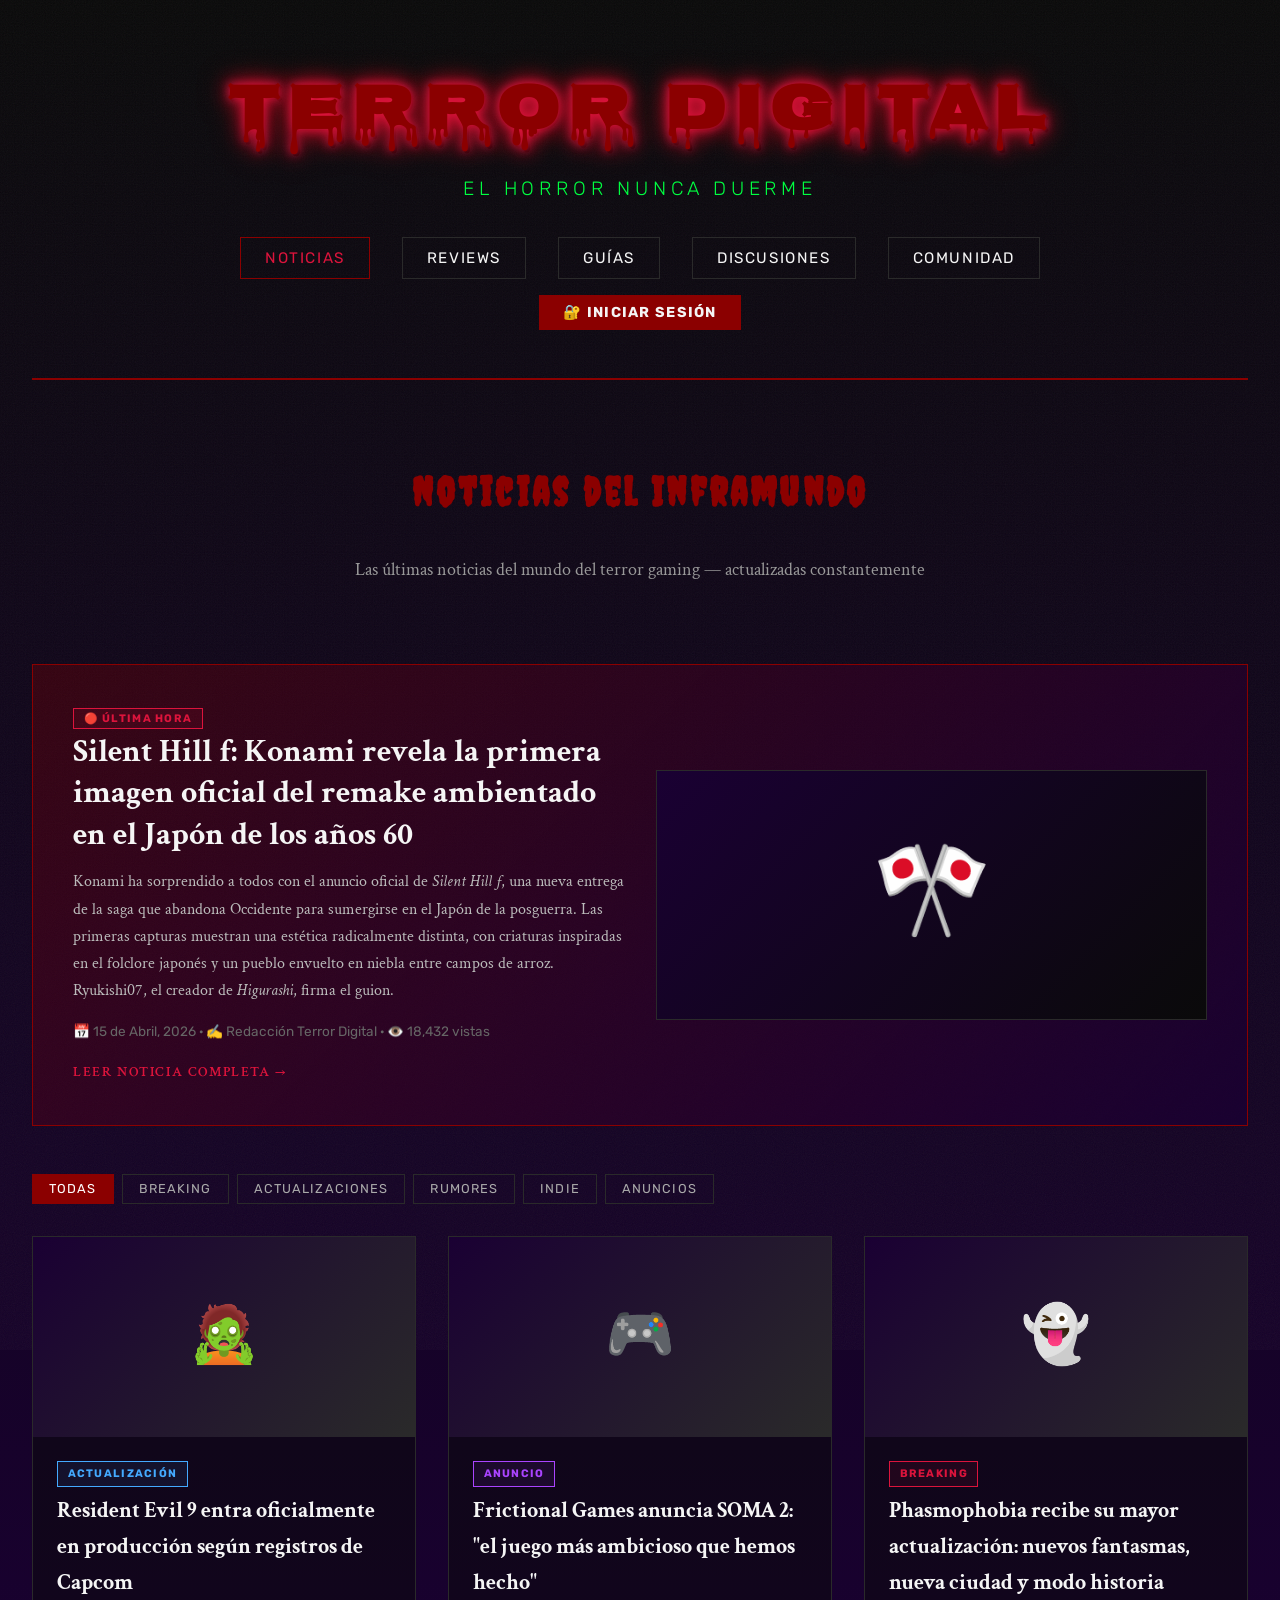
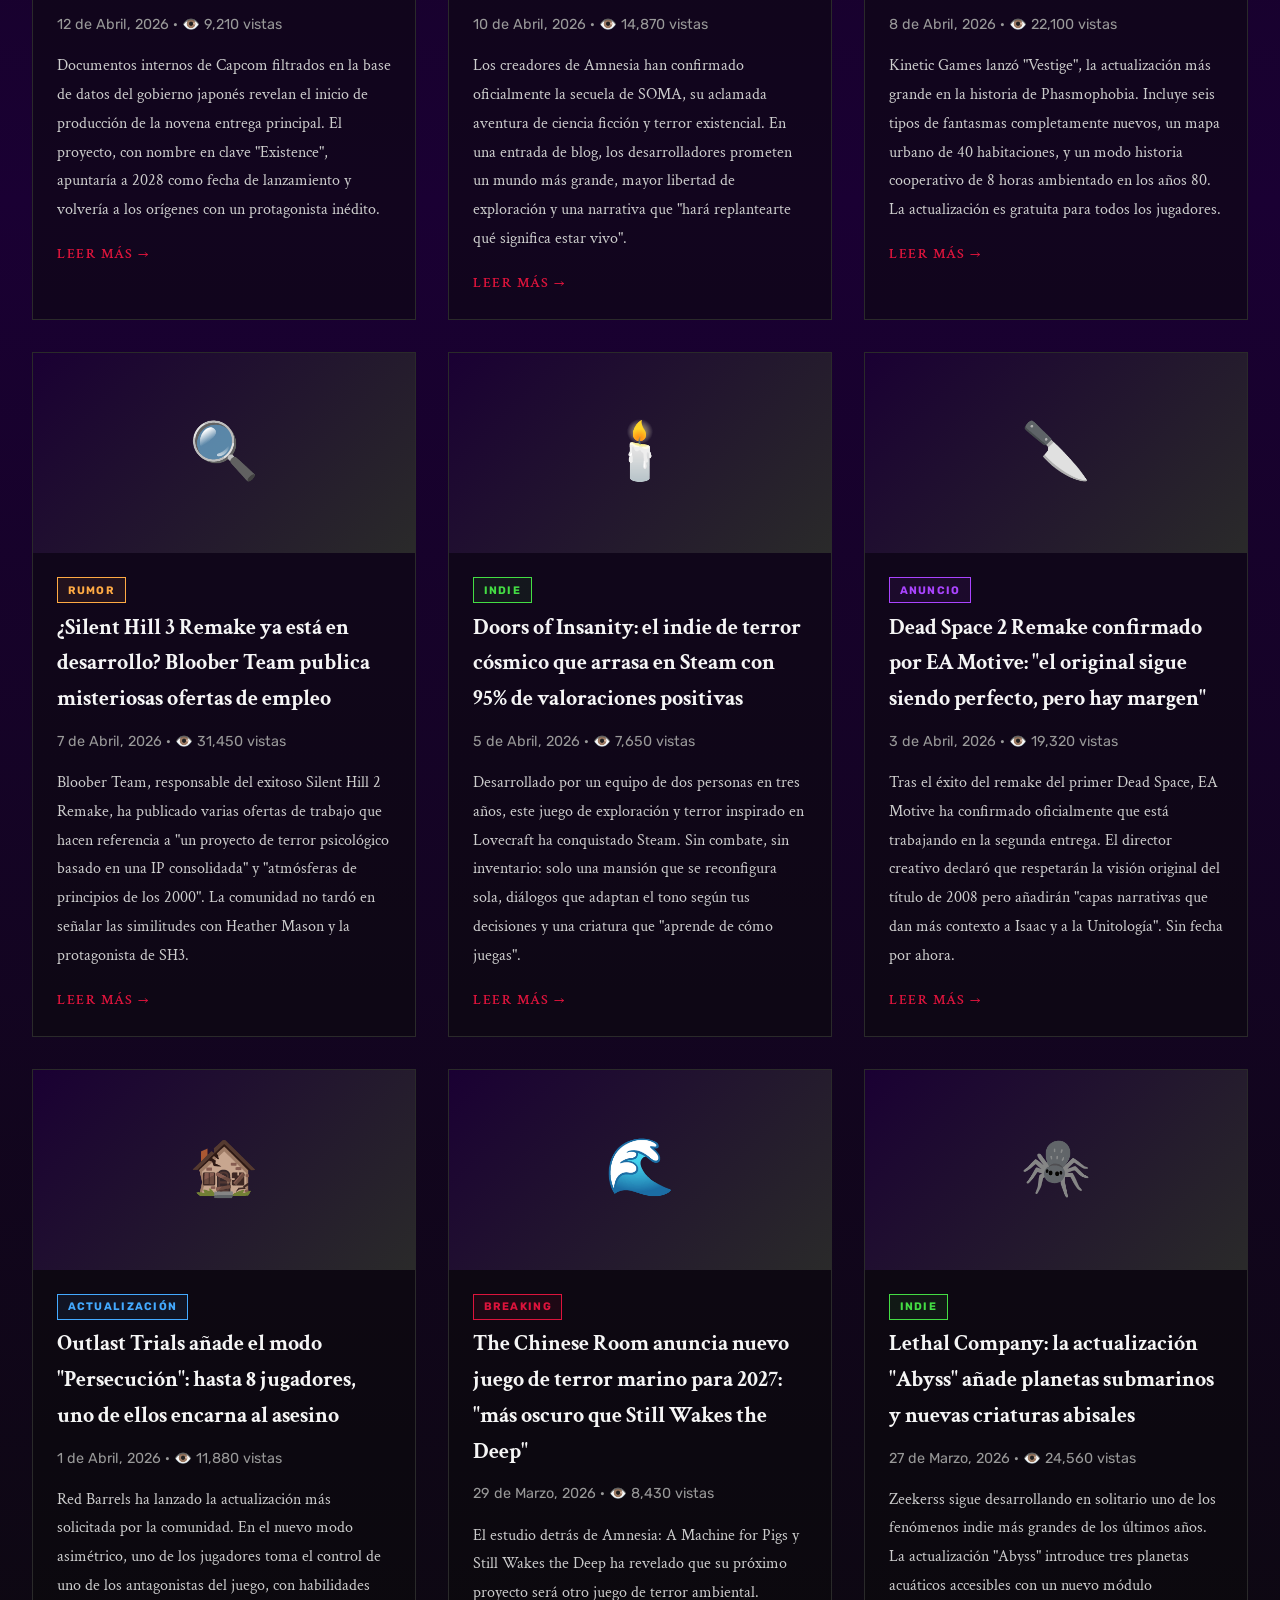
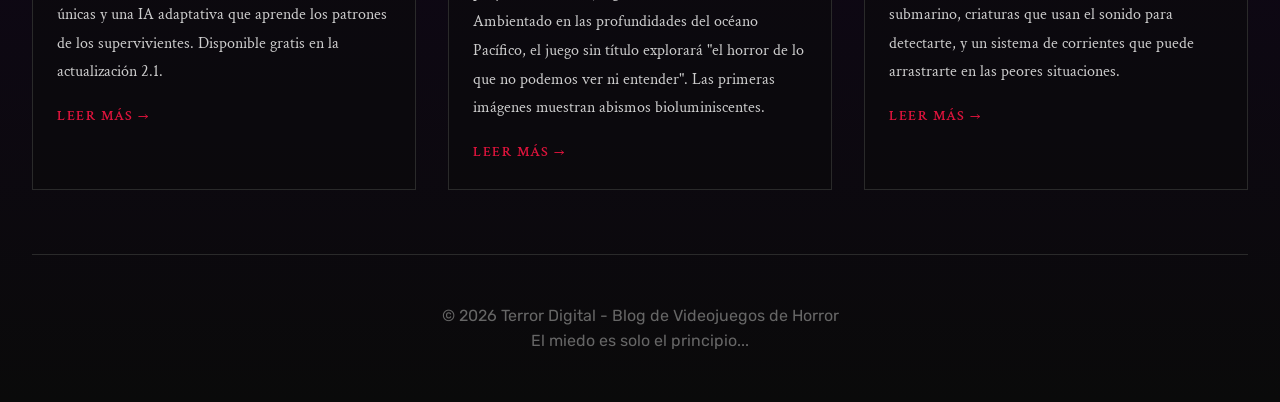
<file: pages/noticias.html>
<!DOCTYPE html>
<html lang="es">
<head>
    <meta charset="UTF-8">
    <meta name="viewport" content="width=device-width, initial-scale=1.0">
    <title>Noticias - TERROR DIGITAL</title>
    <link href="https://fonts.googleapis.com/css2?family=Creepster&family=Nosifer&family=Crimson+Text:wght@400;600;700&family=Rubik:wght@300;400;500;700&display=swap" rel="stylesheet">
    <link rel="stylesheet" href="../css/styles.css">
    <style>
        .news-hero {
            background: linear-gradient(135deg, rgba(139,0,0,.3), rgba(26,0,51,.8));
            border: 1px solid var(--blood-red);
            padding: 2.5rem;
            margin-bottom: 3rem;
            display: grid;
            grid-template-columns: 1fr 1fr;
            gap: 2rem;
            align-items: center;
        }
        .news-hero-badge { 
            display: inline-block;
            background: var(--accent-crimson);
            color: #fff;
            font-family: 'Rubik', sans-serif;
            font-size: .7rem;
            font-weight: 700;
            text-transform: uppercase;
            letter-spacing: .15rem;
            padding: .3rem .8rem;
            margin-bottom: 1rem;
            animation: pulse-red 2s infinite;
        }
        @keyframes pulse-red {
            0%, 100% { box-shadow: 0 0 0 0 rgba(220,20,60,.4); }
            50% { box-shadow: 0 0 0 6px rgba(220,20,60,0); }
        }
        .news-hero h2 { font-size: 2rem; margin-bottom: .8rem; color: var(--ghost-white); line-height: 1.3; }
        .news-hero p { color: #bbb; line-height: 1.7; margin-bottom: 1rem; }
        .news-hero-img {
            background: linear-gradient(135deg, #1a0033, #0a0a0a);
            height: 250px;
            display: flex;
            align-items: center;
            justify-content: center;
            font-size: 6rem;
            border: 1px solid var(--fog-gray);
        }
        .filter-tabs {
            display: flex;
            gap: .5rem;
            flex-wrap: wrap;
            margin-bottom: 2rem;
        }
        .filter-tab {
            background: transparent;
            border: 1px solid var(--fog-gray);
            color: #aaa;
            font-family: 'Rubik', sans-serif;
            font-size: .8rem;
            text-transform: uppercase;
            letter-spacing: .07rem;
            padding: .4rem 1rem;
            cursor: pointer;
            transition: all .2s;
        }
        .filter-tab:hover, .filter-tab.active {
            background: var(--blood-red);
            border-color: var(--blood-red);
            color: #fff;
        }
        .article-card { cursor: default; }
        .article-card .article-thumbnail {
            font-size: 3.5rem;
            display: flex;
            align-items: center;
            justify-content: center;
        }
        .news-meta-bar {
            display: flex;
            align-items: center;
            gap: .5rem;
            margin-bottom: .4rem;
        }
        .news-tag {
            font-family: 'Rubik', sans-serif;
            font-size: .68rem;
            font-weight: 700;
            text-transform: uppercase;
            letter-spacing: .08rem;
            padding: .2rem .6rem;
            border: 1px solid;
        }
        .tag-breaking { color: var(--accent-crimson); border-color: var(--accent-crimson); background: rgba(220,20,60,.08); }
        .tag-update   { color: #4af; border-color: #4af; background: rgba(68,170,255,.08); }
        .tag-rumor    { color: #fa4; border-color: #fa4; background: rgba(255,170,68,.08); }
        .tag-indie    { color: #4d4; border-color: #4d4; background: rgba(68,220,68,.08); }
        .tag-anuncio  { color: #a4f; border-color: #a4f; background: rgba(170,68,255,.08); }
        .tag-evento   { color: #f4a; border-color: #f4a; background: rgba(255,68,170,.08); }
        @media (max-width: 768px) {
            .news-hero { grid-template-columns: 1fr; }
            .news-hero-img { height: 160px; font-size: 4rem; }
        }
    </style>
</head>
<body>
<div class="grain"></div>
<div class="container">
    <header></header>

    <div class="page-header">
        <h1 class="section-title">Noticias del Inframundo</h1>
        <p class="page-description">Las últimas noticias del mundo del terror gaming — actualizadas constantemente</p>
    </div>

    <!-- Noticia destacada -->
    <div class="news-hero">
        <div>
            <span class="news-tag tag-breaking">🔴 Última hora</span>
            <h2>Silent Hill f: Konami revela la primera imagen oficial del remake ambientado en el Japón de los años 60</h2>
            <p>Konami ha sorprendido a todos con el anuncio oficial de <em>Silent Hill f</em>, una nueva entrega de la saga que abandona Occidente para sumergirse en el Japón de la posguerra. Las primeras capturas muestran una estética radicalmente distinta, con criaturas inspiradas en el folclore japonés y un pueblo envuelto en niebla entre campos de arroz. Ryukishi07, el creador de <em>Higurashi</em>, firma el guion.</p>
            <p class="meta" style="color:#666;font-family:'Rubik',sans-serif;font-size:.85rem;">📅 15 de Abril, 2026 · ✍️ Redacción Terror Digital · 👁️ 18,432 vistas</p>
            <a href="#" class="read-more">Leer noticia completa →</a>
        </div>
        <div class="news-hero-img">🎌</div>
    </div>

    <!-- Filtros -->
    <div class="filter-tabs">
        <button class="filter-tab active" onclick="filterNews('all', this)">Todas</button>
        <button class="filter-tab" onclick="filterNews('breaking', this)">Breaking</button>
        <button class="filter-tab" onclick="filterNews('update', this)">Actualizaciones</button>
        <button class="filter-tab" onclick="filterNews('rumor', this)">Rumores</button>
        <button class="filter-tab" onclick="filterNews('indie', this)">Indie</button>
        <button class="filter-tab" onclick="filterNews('anuncio', this)">Anuncios</button>
    </div>

    <section class="latest-section">
        <div class="articles-grid" id="articles-container">

            <!-- Noticia 1 -->
            <article class="article-card" data-cat="update">
                <div class="article-thumbnail">🧟</div>
                <div class="article-body">
                    <div class="news-meta-bar">
                        <span class="news-tag tag-update">Actualización</span>
                    </div>
                    <h3>Resident Evil 9 entra oficialmente en producción según registros de Capcom</h3>
                    <p class="meta">12 de Abril, 2026 · 👁️ 9,210 vistas</p>
                    <p class="excerpt">Documentos internos de Capcom filtrados en la base de datos del gobierno japonés revelan el inicio de producción de la novena entrega principal. El proyecto, con nombre en clave "Existence", apuntaría a 2028 como fecha de lanzamiento y volvería a los orígenes con un protagonista inédito.</p>
                    <a href="#" class="read-more">Leer más →</a>
                </div>
            </article>

            <!-- Noticia 2 -->
            <article class="article-card" data-cat="anuncio">
                <div class="article-thumbnail">🎮</div>
                <div class="article-body">
                    <div class="news-meta-bar">
                        <span class="news-tag tag-anuncio">Anuncio</span>
                    </div>
                    <h3>Frictional Games anuncia SOMA 2: "el juego más ambicioso que hemos hecho"</h3>
                    <p class="meta">10 de Abril, 2026 · 👁️ 14,870 vistas</p>
                    <p class="excerpt">Los creadores de Amnesia han confirmado oficialmente la secuela de SOMA, su aclamada aventura de ciencia ficción y terror existencial. En una entrada de blog, los desarrolladores prometen un mundo más grande, mayor libertad de exploración y una narrativa que "hará replantearte qué significa estar vivo".</p>
                    <a href="#" class="read-more">Leer más →</a>
                </div>
            </article>

            <!-- Noticia 3 -->
            <article class="article-card" data-cat="breaking">
                <div class="article-thumbnail">👻</div>
                <div class="article-body">
                    <div class="news-meta-bar">
                        <span class="news-tag tag-breaking">Breaking</span>
                    </div>
                    <h3>Phasmophobia recibe su mayor actualización: nuevos fantasmas, nueva ciudad y modo historia</h3>
                    <p class="meta">8 de Abril, 2026 · 👁️ 22,100 vistas</p>
                    <p class="excerpt">Kinetic Games lanzó "Vestige", la actualización más grande en la historia de Phasmophobia. Incluye seis tipos de fantasmas completamente nuevos, un mapa urbano de 40 habitaciones, y un modo historia cooperativo de 8 horas ambientado en los años 80. La actualización es gratuita para todos los jugadores.</p>
                    <a href="#" class="read-more">Leer más →</a>
                </div>
            </article>

            <!-- Noticia 4 -->
            <article class="article-card" data-cat="rumor">
                <div class="article-thumbnail">🔍</div>
                <div class="article-body">
                    <div class="news-meta-bar">
                        <span class="news-tag tag-rumor">Rumor</span>
                    </div>
                    <h3>¿Silent Hill 3 Remake ya está en desarrollo? Bloober Team publica misteriosas ofertas de empleo</h3>
                    <p class="meta">7 de Abril, 2026 · 👁️ 31,450 vistas</p>
                    <p class="excerpt">Bloober Team, responsable del exitoso Silent Hill 2 Remake, ha publicado varias ofertas de trabajo que hacen referencia a "un proyecto de terror psicológico basado en una IP consolidada" y "atmósferas de principios de los 2000". La comunidad no tardó en señalar las similitudes con Heather Mason y la protagonista de SH3.</p>
                    <a href="#" class="read-more">Leer más →</a>
                </div>
            </article>

            <!-- Noticia 5 -->
            <article class="article-card" data-cat="indie">
                <div class="article-thumbnail">🕯️</div>
                <div class="article-body">
                    <div class="news-meta-bar">
                        <span class="news-tag tag-indie">Indie</span>
                    </div>
                    <h3>Doors of Insanity: el indie de terror cósmico que arrasa en Steam con 95% de valoraciones positivas</h3>
                    <p class="meta">5 de Abril, 2026 · 👁️ 7,650 vistas</p>
                    <p class="excerpt">Desarrollado por un equipo de dos personas en tres años, este juego de exploración y terror inspirado en Lovecraft ha conquistado Steam. Sin combate, sin inventario: solo una mansión que se reconfigura sola, diálogos que adaptan el tono según tus decisiones y una criatura que "aprende de cómo juegas".</p>
                    <a href="#" class="read-more">Leer más →</a>
                </div>
            </article>

            <!-- Noticia 6 -->
            <article class="article-card" data-cat="anuncio">
                <div class="article-thumbnail">🔪</div>
                <div class="article-body">
                    <div class="news-meta-bar">
                        <span class="news-tag tag-anuncio">Anuncio</span>
                    </div>
                    <h3>Dead Space 2 Remake confirmado por EA Motive: "el original sigue siendo perfecto, pero hay margen"</h3>
                    <p class="meta">3 de Abril, 2026 · 👁️ 19,320 vistas</p>
                    <p class="excerpt">Tras el éxito del remake del primer Dead Space, EA Motive ha confirmado oficialmente que está trabajando en la segunda entrega. El director creativo declaró que respetarán la visión original del título de 2008 pero añadirán "capas narrativas que dan más contexto a Isaac y a la Unitología". Sin fecha por ahora.</p>
                    <a href="#" class="read-more">Leer más →</a>
                </div>
            </article>

            <!-- Noticia 7 -->
            <article class="article-card" data-cat="update">
                <div class="article-thumbnail">🏚️</div>
                <div class="article-body">
                    <div class="news-meta-bar">
                        <span class="news-tag tag-update">Actualización</span>
                    </div>
                    <h3>Outlast Trials añade el modo "Persecución": hasta 8 jugadores, uno de ellos encarna al asesino</h3>
                    <p class="meta">1 de Abril, 2026 · 👁️ 11,880 vistas</p>
                    <p class="excerpt">Red Barrels ha lanzado la actualización más solicitada por la comunidad. En el nuevo modo asimétrico, uno de los jugadores toma el control de uno de los antagonistas del juego, con habilidades únicas y una IA adaptativa que aprende los patrones de los supervivientes. Disponible gratis en la actualización 2.1.</p>
                    <a href="#" class="read-more">Leer más →</a>
                </div>
            </article>

            <!-- Noticia 8 -->
            <article class="article-card" data-cat="breaking">
                <div class="article-thumbnail">🌊</div>
                <div class="article-body">
                    <div class="news-meta-bar">
                        <span class="news-tag tag-breaking">Breaking</span>
                    </div>
                    <h3>The Chinese Room anuncia nuevo juego de terror marino para 2027: "más oscuro que Still Wakes the Deep"</h3>
                    <p class="meta">29 de Marzo, 2026 · 👁️ 8,430 vistas</p>
                    <p class="excerpt">El estudio detrás de Amnesia: A Machine for Pigs y Still Wakes the Deep ha revelado que su próximo proyecto será otro juego de terror ambiental. Ambientado en las profundidades del océano Pacífico, el juego sin título explorará "el horror de lo que no podemos ver ni entender". Las primeras imágenes muestran abismos bioluminiscentes.</p>
                    <a href="#" class="read-more">Leer más →</a>
                </div>
            </article>

            <!-- Noticia 9 -->
            <article class="article-card" data-cat="indie">
                <div class="article-thumbnail">🕷️</div>
                <div class="article-body">
                    <div class="news-meta-bar">
                        <span class="news-tag tag-indie">Indie</span>
                    </div>
                    <h3>Lethal Company: la actualización "Abyss" añade planetas submarinos y nuevas criaturas abisales</h3>
                    <p class="meta">27 de Marzo, 2026 · 👁️ 24,560 vistas</p>
                    <p class="excerpt">Zeekerss sigue desarrollando en solitario uno de los fenómenos indie más grandes de los últimos años. La actualización "Abyss" introduce tres planetas acuáticos accesibles con un nuevo módulo submarino, criaturas que usan el sonido para detectarte, y un sistema de corrientes que puede arrastrarte en las peores situaciones.</p>
                    <a href="#" class="read-more">Leer más →</a>
                </div>
            </article>

        </div>
    </section>

    <footer>
        <p>&copy; 2026 Terror Digital - Blog de Videojuegos de Horror</p>
        <p>El miedo es solo el principio...</p>
    </footer>
</div>

<script src="../js/script.js"></script>
<script src="../js/header.js"></script>
<script src="../js/articles_db.js"></script>
<script>
    // Intentar cargar desde la API; si falla, se muestra el contenido estático
    document.addEventListener('DOMContentLoaded', () => {
        loadArticlesList('noticias', 9, 'articles-container');
    });

    function filterNews(cat, btn) {
        document.querySelectorAll('.filter-tab').forEach(b => b.classList.remove('active'));
        btn.classList.add('active');
        document.querySelectorAll('#articles-container .article-card').forEach(card => {
            if (cat === 'all' || card.dataset.cat === cat) {
                card.style.display = '';
            } else {
                card.style.display = 'none';
            }
        });
    }
</script>
</body>
</html>
</file>
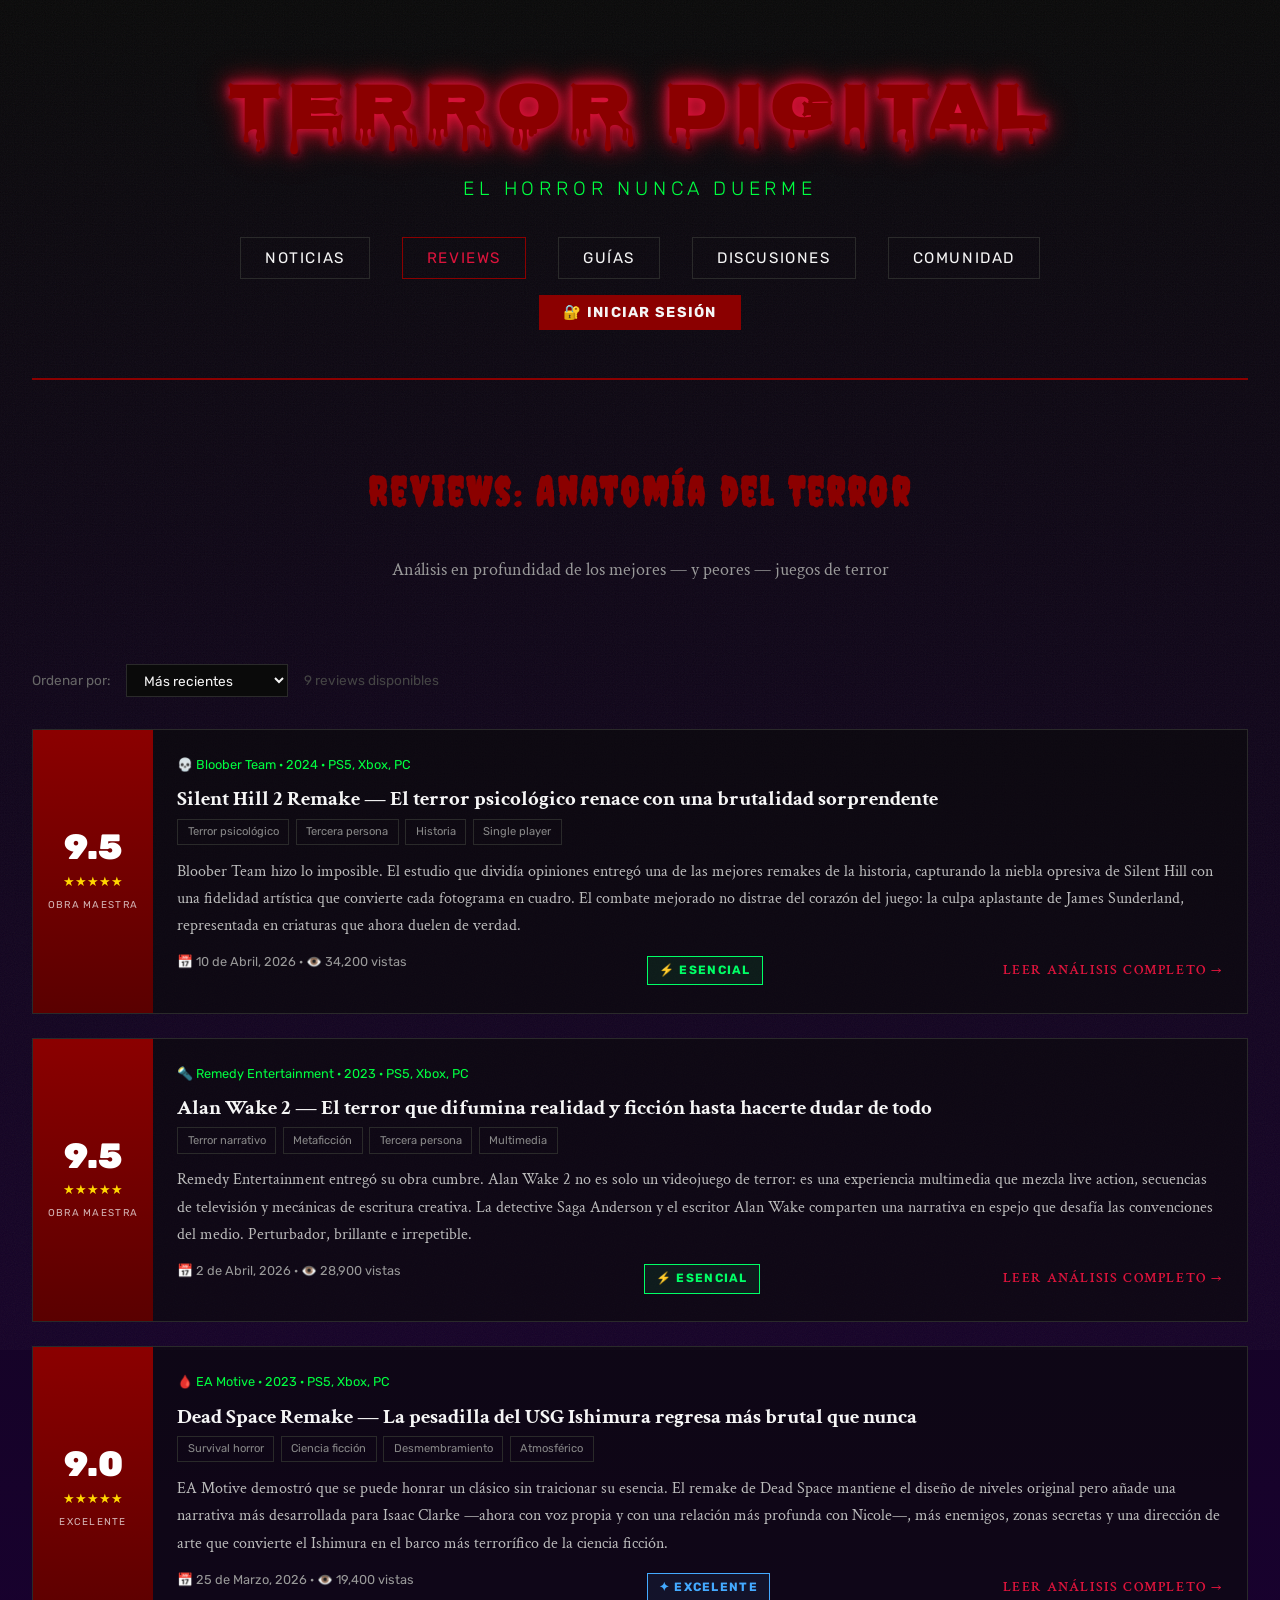
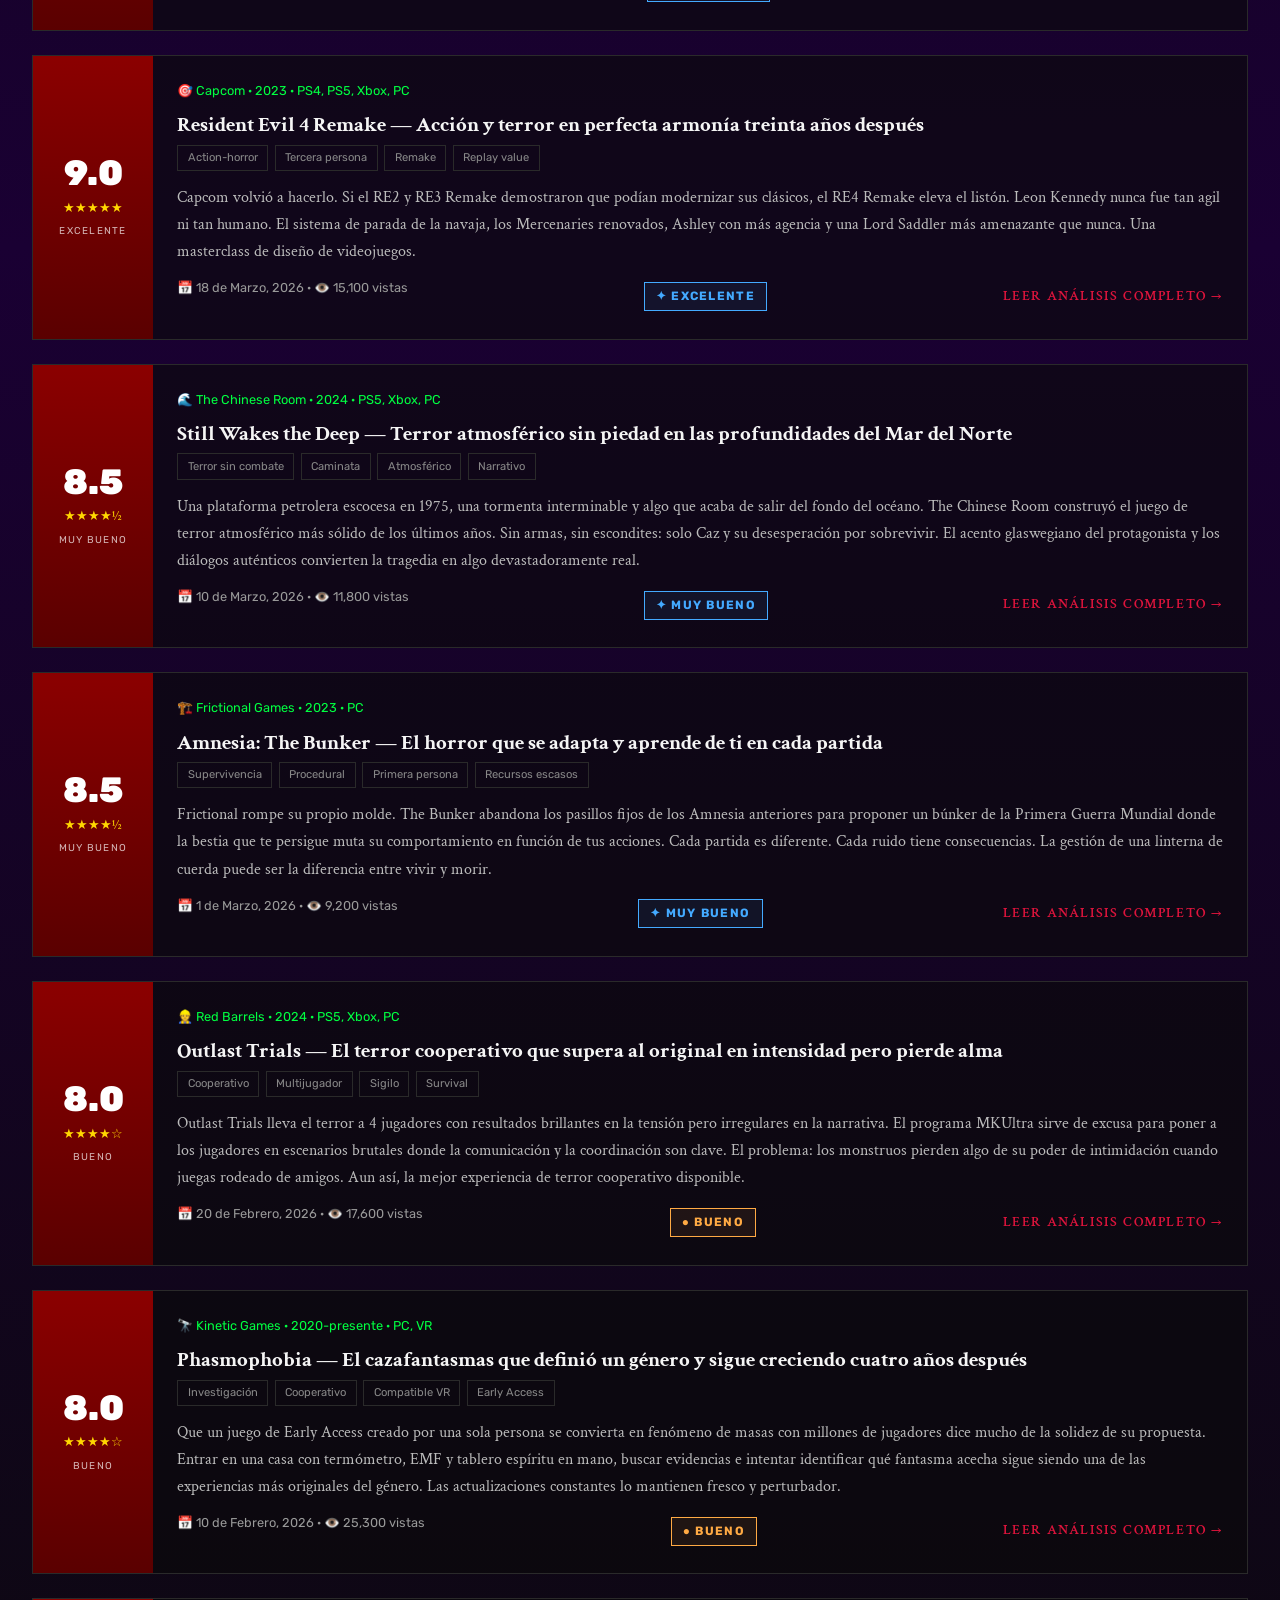
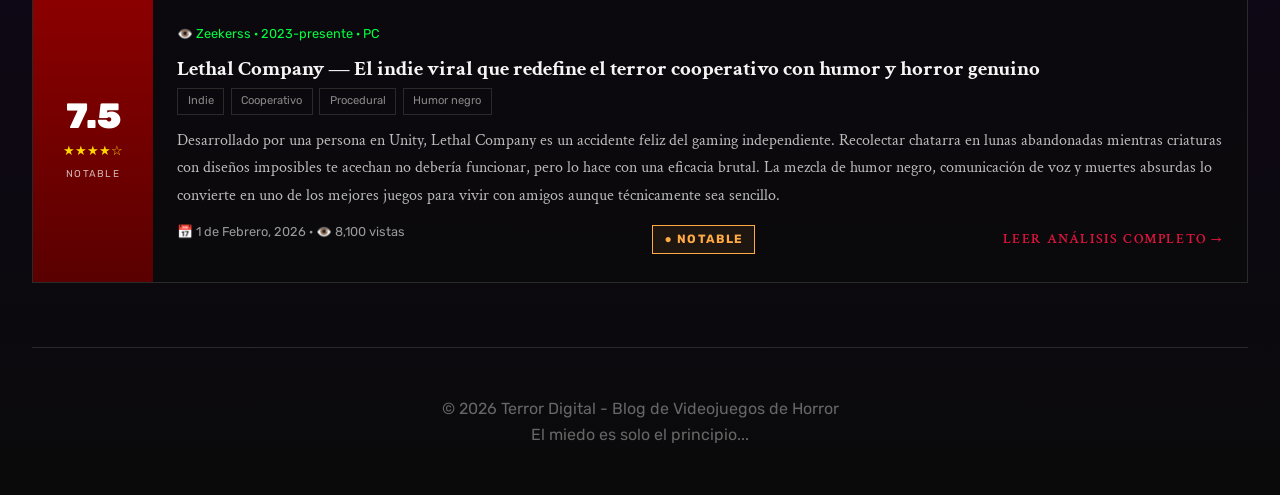
<file: pages/reviews.html>
<!DOCTYPE html>
<html lang="es">
<head>
    <meta charset="UTF-8">
    <meta name="viewport" content="width=device-width, initial-scale=1.0">
    <title>Reviews - TERROR DIGITAL</title>
    <link href="https://fonts.googleapis.com/css2?family=Creepster&family=Nosifer&family=Crimson+Text:wght@400;600;700&family=Rubik:wght@300;400;500;700&display=swap" rel="stylesheet">
    <link rel="stylesheet" href="../css/styles.css">
    <style>
        .review-card {
            border: 1px solid var(--fog-gray);
            background: rgba(10,10,10,.6);
            transition: all .3s ease;
            display: grid;
            grid-template-columns: 120px 1fr;
            overflow: hidden;
            margin-bottom: 1.5rem;
        }
        .review-card:hover { border-color: var(--blood-red); background: rgba(139,0,0,.07); transform: translateX(4px); }
        .review-score-block {
            background: linear-gradient(180deg, var(--blood-red), #5a0000);
            display: flex;
            flex-direction: column;
            align-items: center;
            justify-content: center;
            padding: 1.5rem .8rem;
            text-align: center;
            flex-shrink: 0;
        }
        .review-score-num {
            font-family: 'Rubik', sans-serif;
            font-size: 2.2rem;
            font-weight: 900;
            color: #fff;
            line-height: 1;
        }
        .review-score-label {
            font-family: 'Rubik', sans-serif;
            font-size: .62rem;
            text-transform: uppercase;
            letter-spacing: .08rem;
            color: rgba(255,255,255,.7);
            margin-top: .3rem;
        }
        .review-score-stars {
            font-size: .8rem;
            margin-top: .4rem;
            color: #ffd700;
        }
        .review-body { padding: 1.5rem; }
        .review-body h3 { font-size: 1.3rem; color: var(--ghost-white); margin-bottom: .4rem; line-height: 1.3; }
        .review-body .dev { color: var(--pale-green); font-family: 'Rubik', sans-serif; font-size: .8rem; margin-bottom: .6rem; }
        .review-body p { color: #bbb; line-height: 1.7; font-size: 1rem; margin-bottom: .8rem; }
        .review-tags { display: flex; gap: .4rem; flex-wrap: wrap; margin-bottom: .8rem; }
        .rtag { font-family: 'Rubik', sans-serif; font-size: .7rem; padding: .2rem .6rem; border: 1px solid var(--fog-gray); color: #888; }
        .review-meta-row { display: flex; align-items: center; justify-content: space-between; flex-wrap: wrap; gap: .5rem; }
        .review-verdict {
            font-family: 'Rubik', sans-serif;
            font-size: .75rem;
            font-weight: 700;
            text-transform: uppercase;
            letter-spacing: .08rem;
            padding: .25rem .7rem;
            border: 1px solid;
        }
        .verdict-esencial  { color: #0f6; border-color: #0f6; background: rgba(0,255,102,.08); }
        .verdict-excelente { color: #4af; border-color: #4af; background: rgba(68,170,255,.08); }
        .verdict-bueno     { color: #fa4; border-color: #fa4; background: rgba(255,170,68,.08); }
        .verdict-regular   { color: #f88; border-color: #f88; background: rgba(255,136,136,.08); }

        .sort-bar {
            display: flex;
            align-items: center;
            gap: 1rem;
            margin-bottom: 2rem;
            flex-wrap: wrap;
        }
        .sort-bar label { color: #666; font-family: 'Rubik', sans-serif; font-size: .85rem; }
        .sort-bar select {
            background: #0a0a0a;
            border: 1px solid var(--fog-gray);
            color: var(--ghost-white);
            font-family: 'Rubik', sans-serif;
            font-size: .85rem;
            padding: .4rem .8rem;
        }
        @media (max-width: 600px) {
            .review-card { grid-template-columns: 80px 1fr; }
            .review-score-num { font-size: 1.6rem; }
        }
    </style>
</head>
<body>
<div class="grain"></div>
<div class="container">
    <header></header>

    <div class="page-header">
        <h1 class="section-title">Reviews: Anatomía del Terror</h1>
        <p class="page-description">Análisis en profundidad de los mejores — y peores — juegos de terror</p>
    </div>

    <div class="sort-bar">
        <label>Ordenar por:</label>
        <select onchange="sortReviews(this.value)">
            <option value="fecha">Más recientes</option>
            <option value="score">Mayor puntuación</option>
            <option value="vistas">Más vistos</option>
        </select>
        <span style="color:#444;font-family:'Rubik',sans-serif;font-size:.85rem;">9 reviews disponibles</span>
    </div>

    <section id="reviews-list">

        <!-- Review 1 -->
        <article class="review-card" data-score="9.5" data-fecha="20260410" data-vistas="34200">
            <div class="review-score-block">
                <div class="review-score-num">9.5</div>
                <div class="review-score-stars">★★★★★</div>
                <div class="review-score-label">Obra maestra</div>
            </div>
            <div class="review-body">
                <p class="dev">💀 Bloober Team · 2024 · PS5, Xbox, PC</p>
                <h3>Silent Hill 2 Remake — El terror psicológico renace con una brutalidad sorprendente</h3>
                <div class="review-tags">
                    <span class="rtag">Terror psicológico</span>
                    <span class="rtag">Tercera persona</span>
                    <span class="rtag">Historia</span>
                    <span class="rtag">Single player</span>
                </div>
                <p>Bloober Team hizo lo imposible. El estudio que dividía opiniones entregó una de las mejores remakes de la historia, capturando la niebla opresiva de Silent Hill con una fidelidad artística que convierte cada fotograma en cuadro. El combate mejorado no distrae del corazón del juego: la culpa aplastante de James Sunderland, representada en criaturas que ahora duelen de verdad.</p>
                <div class="review-meta-row">
                    <span class="meta" style="font-family:'Rubik',sans-serif;font-size:.8rem;">📅 10 de Abril, 2026 · 👁️ 34,200 vistas</span>
                    <span class="review-verdict verdict-esencial">⚡ Esencial</span>
                    <a href="#" class="read-more" style="font-size:.85rem;">Leer análisis completo →</a>
                </div>
            </div>
        </article>

        <!-- Review 2 -->
        <article class="review-card" data-score="9.5" data-fecha="20260402" data-vistas="28900">
            <div class="review-score-block">
                <div class="review-score-num">9.5</div>
                <div class="review-score-stars">★★★★★</div>
                <div class="review-score-label">Obra maestra</div>
            </div>
            <div class="review-body">
                <p class="dev">🔦 Remedy Entertainment · 2023 · PS5, Xbox, PC</p>
                <h3>Alan Wake 2 — El terror que difumina realidad y ficción hasta hacerte dudar de todo</h3>
                <div class="review-tags">
                    <span class="rtag">Terror narrativo</span>
                    <span class="rtag">Metaficción</span>
                    <span class="rtag">Tercera persona</span>
                    <span class="rtag">Multimedia</span>
                </div>
                <p>Remedy Entertainment entregó su obra cumbre. Alan Wake 2 no es solo un videojuego de terror: es una experiencia multimedia que mezcla live action, secuencias de televisión y mecánicas de escritura creativa. La detective Saga Anderson y el escritor Alan Wake comparten una narrativa en espejo que desafía las convenciones del medio. Perturbador, brillante e irrepetible.</p>
                <div class="review-meta-row">
                    <span class="meta" style="font-family:'Rubik',sans-serif;font-size:.8rem;">📅 2 de Abril, 2026 · 👁️ 28,900 vistas</span>
                    <span class="review-verdict verdict-esencial">⚡ Esencial</span>
                    <a href="#" class="read-more" style="font-size:.85rem;">Leer análisis completo →</a>
                </div>
            </div>
        </article>

        <!-- Review 3 -->
        <article class="review-card" data-score="9.0" data-fecha="20260325" data-vistas="19400">
            <div class="review-score-block">
                <div class="review-score-num">9.0</div>
                <div class="review-score-stars">★★★★★</div>
                <div class="review-score-label">Excelente</div>
            </div>
            <div class="review-body">
                <p class="dev">🩸 EA Motive · 2023 · PS5, Xbox, PC</p>
                <h3>Dead Space Remake — La pesadilla del USG Ishimura regresa más brutal que nunca</h3>
                <div class="review-tags">
                    <span class="rtag">Survival horror</span>
                    <span class="rtag">Ciencia ficción</span>
                    <span class="rtag">Desmembramiento</span>
                    <span class="rtag">Atmosférico</span>
                </div>
                <p>EA Motive demostró que se puede honrar un clásico sin traicionar su esencia. El remake de Dead Space mantiene el diseño de niveles original pero añade una narrativa más desarrollada para Isaac Clarke —ahora con voz propia y con una relación más profunda con Nicole—, más enemigos, zonas secretas y una dirección de arte que convierte el Ishimura en el barco más terrorífico de la ciencia ficción.</p>
                <div class="review-meta-row">
                    <span class="meta" style="font-family:'Rubik',sans-serif;font-size:.8rem;">📅 25 de Marzo, 2026 · 👁️ 19,400 vistas</span>
                    <span class="review-verdict verdict-excelente">✦ Excelente</span>
                    <a href="#" class="read-more" style="font-size:.85rem;">Leer análisis completo →</a>
                </div>
            </div>
        </article>

        <!-- Review 4 -->
        <article class="review-card" data-score="9.0" data-fecha="20260318" data-vistas="15100">
            <div class="review-score-block">
                <div class="review-score-num">9.0</div>
                <div class="review-score-stars">★★★★★</div>
                <div class="review-score-label">Excelente</div>
            </div>
            <div class="review-body">
                <p class="dev">🎯 Capcom · 2023 · PS4, PS5, Xbox, PC</p>
                <h3>Resident Evil 4 Remake — Acción y terror en perfecta armonía treinta años después</h3>
                <div class="review-tags">
                    <span class="rtag">Action-horror</span>
                    <span class="rtag">Tercera persona</span>
                    <span class="rtag">Remake</span>
                    <span class="rtag">Replay value</span>
                </div>
                <p>Capcom volvió a hacerlo. Si el RE2 y RE3 Remake demostraron que podían modernizar sus clásicos, el RE4 Remake eleva el listón. Leon Kennedy nunca fue tan agil ni tan humano. El sistema de parada de la navaja, los Mercenaries renovados, Ashley con más agencia y una Lord Saddler más amenazante que nunca. Una masterclass de diseño de videojuegos.</p>
                <div class="review-meta-row">
                    <span class="meta" style="font-family:'Rubik',sans-serif;font-size:.8rem;">📅 18 de Marzo, 2026 · 👁️ 15,100 vistas</span>
                    <span class="review-verdict verdict-excelente">✦ Excelente</span>
                    <a href="#" class="read-more" style="font-size:.85rem;">Leer análisis completo →</a>
                </div>
            </div>
        </article>

        <!-- Review 5 -->
        <article class="review-card" data-score="8.5" data-fecha="20260310" data-vistas="11800">
            <div class="review-score-block">
                <div class="review-score-num">8.5</div>
                <div class="review-score-stars">★★★★½</div>
                <div class="review-score-label">Muy bueno</div>
            </div>
            <div class="review-body">
                <p class="dev">🌊 The Chinese Room · 2024 · PS5, Xbox, PC</p>
                <h3>Still Wakes the Deep — Terror atmosférico sin piedad en las profundidades del Mar del Norte</h3>
                <div class="review-tags">
                    <span class="rtag">Terror sin combate</span>
                    <span class="rtag">Caminata</span>
                    <span class="rtag">Atmosférico</span>
                    <span class="rtag">Narrativo</span>
                </div>
                <p>Una plataforma petrolera escocesa en 1975, una tormenta interminable y algo que acaba de salir del fondo del océano. The Chinese Room construyó el juego de terror atmosférico más sólido de los últimos años. Sin armas, sin escondites: solo Caz y su desesperación por sobrevivir. El acento glaswegiano del protagonista y los diálogos auténticos convierten la tragedia en algo devastadoramente real.</p>
                <div class="review-meta-row">
                    <span class="meta" style="font-family:'Rubik',sans-serif;font-size:.8rem;">📅 10 de Marzo, 2026 · 👁️ 11,800 vistas</span>
                    <span class="review-verdict verdict-excelente">✦ Muy bueno</span>
                    <a href="#" class="read-more" style="font-size:.85rem;">Leer análisis completo →</a>
                </div>
            </div>
        </article>

        <!-- Review 6 -->
        <article class="review-card" data-score="8.5" data-fecha="20260301" data-vistas="9200">
            <div class="review-score-block">
                <div class="review-score-num">8.5</div>
                <div class="review-score-stars">★★★★½</div>
                <div class="review-score-label">Muy bueno</div>
            </div>
            <div class="review-body">
                <p class="dev">🏗️ Frictional Games · 2023 · PC</p>
                <h3>Amnesia: The Bunker — El horror que se adapta y aprende de ti en cada partida</h3>
                <div class="review-tags">
                    <span class="rtag">Supervivencia</span>
                    <span class="rtag">Procedural</span>
                    <span class="rtag">Primera persona</span>
                    <span class="rtag">Recursos escasos</span>
                </div>
                <p>Frictional rompe su propio molde. The Bunker abandona los pasillos fijos de los Amnesia anteriores para proponer un búnker de la Primera Guerra Mundial donde la bestia que te persigue muta su comportamiento en función de tus acciones. Cada partida es diferente. Cada ruido tiene consecuencias. La gestión de una linterna de cuerda puede ser la diferencia entre vivir y morir.</p>
                <div class="review-meta-row">
                    <span class="meta" style="font-family:'Rubik',sans-serif;font-size:.8rem;">📅 1 de Marzo, 2026 · 👁️ 9,200 vistas</span>
                    <span class="review-verdict verdict-excelente">✦ Muy bueno</span>
                    <a href="#" class="read-more" style="font-size:.85rem;">Leer análisis completo →</a>
                </div>
            </div>
        </article>

        <!-- Review 7 -->
        <article class="review-card" data-score="8.0" data-fecha="20260220" data-vistas="17600">
            <div class="review-score-block">
                <div class="review-score-num">8.0</div>
                <div class="review-score-stars">★★★★☆</div>
                <div class="review-score-label">Bueno</div>
            </div>
            <div class="review-body">
                <p class="dev">👷 Red Barrels · 2024 · PS5, Xbox, PC</p>
                <h3>Outlast Trials — El terror cooperativo que supera al original en intensidad pero pierde alma</h3>
                <div class="review-tags">
                    <span class="rtag">Cooperativo</span>
                    <span class="rtag">Multijugador</span>
                    <span class="rtag">Sigilo</span>
                    <span class="rtag">Survival</span>
                </div>
                <p>Outlast Trials lleva el terror a 4 jugadores con resultados brillantes en la tensión pero irregulares en la narrativa. El programa MKUltra sirve de excusa para poner a los jugadores en escenarios brutales donde la comunicación y la coordinación son clave. El problema: los monstruos pierden algo de su poder de intimidación cuando juegas rodeado de amigos. Aun así, la mejor experiencia de terror cooperativo disponible.</p>
                <div class="review-meta-row">
                    <span class="meta" style="font-family:'Rubik',sans-serif;font-size:.8rem;">📅 20 de Febrero, 2026 · 👁️ 17,600 vistas</span>
                    <span class="review-verdict verdict-bueno">● Bueno</span>
                    <a href="#" class="read-more" style="font-size:.85rem;">Leer análisis completo →</a>
                </div>
            </div>
        </article>

        <!-- Review 8 -->
        <article class="review-card" data-score="8.0" data-fecha="20260210" data-vistas="25300">
            <div class="review-score-block">
                <div class="review-score-num">8.0</div>
                <div class="review-score-stars">★★★★☆</div>
                <div class="review-score-label">Bueno</div>
            </div>
            <div class="review-body">
                <p class="dev">🔭 Kinetic Games · 2020-presente · PC, VR</p>
                <h3>Phasmophobia — El cazafantasmas que definió un género y sigue creciendo cuatro años después</h3>
                <div class="review-tags">
                    <span class="rtag">Investigación</span>
                    <span class="rtag">Cooperativo</span>
                    <span class="rtag">Compatible VR</span>
                    <span class="rtag">Early Access</span>
                </div>
                <p>Que un juego de Early Access creado por una sola persona se convierta en fenómeno de masas con millones de jugadores dice mucho de la solidez de su propuesta. Entrar en una casa con termómetro, EMF y tablero espíritu en mano, buscar evidencias e intentar identificar qué fantasma acecha sigue siendo una de las experiencias más originales del género. Las actualizaciones constantes lo mantienen fresco y perturbador.</p>
                <div class="review-meta-row">
                    <span class="meta" style="font-family:'Rubik',sans-serif;font-size:.8rem;">📅 10 de Febrero, 2026 · 👁️ 25,300 vistas</span>
                    <span class="review-verdict verdict-bueno">● Bueno</span>
                    <a href="#" class="read-more" style="font-size:.85rem;">Leer análisis completo →</a>
                </div>
            </div>
        </article>

        <!-- Review 9 -->
        <article class="review-card" data-score="7.5" data-fecha="20260201" data-vistas="8100">
            <div class="review-score-block">
                <div class="review-score-num">7.5</div>
                <div class="review-score-stars">★★★★☆</div>
                <div class="review-score-label">Notable</div>
            </div>
            <div class="review-body">
                <p class="dev">👁️ Zeekerss · 2023-presente · PC</p>
                <h3>Lethal Company — El indie viral que redefine el terror cooperativo con humor y horror genuino</h3>
                <div class="review-tags">
                    <span class="rtag">Indie</span>
                    <span class="rtag">Cooperativo</span>
                    <span class="rtag">Procedural</span>
                    <span class="rtag">Humor negro</span>
                </div>
                <p>Desarrollado por una persona en Unity, Lethal Company es un accidente feliz del gaming independiente. Recolectar chatarra en lunas abandonadas mientras criaturas con diseños imposibles te acechan no debería funcionar, pero lo hace con una eficacia brutal. La mezcla de humor negro, comunicación de voz y muertes absurdas lo convierte en uno de los mejores juegos para vivir con amigos aunque técnicamente sea sencillo.</p>
                <div class="review-meta-row">
                    <span class="meta" style="font-family:'Rubik',sans-serif;font-size:.8rem;">📅 1 de Febrero, 2026 · 👁️ 8,100 vistas</span>
                    <span class="review-verdict verdict-bueno">● Notable</span>
                    <a href="#" class="read-more" style="font-size:.85rem;">Leer análisis completo →</a>
                </div>
            </div>
        </article>

    </section>

    <footer>
        <p>&copy; 2026 Terror Digital - Blog de Videojuegos de Horror</p>
        <p>El miedo es solo el principio...</p>
    </footer>
</div>

<script src="../js/script.js"></script>
<script src="../js/header.js"></script>
<script src="../js/articles_db.js"></script>
<script>
    document.addEventListener('DOMContentLoaded', () => {
        loadArticlesList('review', 9, 'articles-container');
    });

    function sortReviews(by) {
        const list = document.getElementById('reviews-list');
        const cards = Array.from(list.querySelectorAll('.review-card'));
        cards.sort((a, b) => {
            if (by === 'score')  return parseFloat(b.dataset.score)  - parseFloat(a.dataset.score);
            if (by === 'fecha')  return parseInt(b.dataset.fecha)    - parseInt(a.dataset.fecha);
            if (by === 'vistas') return parseInt(b.dataset.vistas)   - parseInt(a.dataset.vistas);
            return 0;
        });
        cards.forEach(c => list.appendChild(c));
    }
</script>
</body>
</html>
</file>
<file: css/styles.css>
/* ============================================================
   TERROR DIGITAL — styles.css (corregido)
   ============================================================ */

:root {
    --blood-red: #8B0000;
    --deep-black: #0a0a0a;
    --ghost-white: #f5f5f5;
    --shadow-purple: #1a0033;
    --fog-gray: #2a2a2a;
    --accent-crimson: #dc143c;
    --pale-green: #00ff41;
}

* { margin: 0; padding: 0; box-sizing: border-box; }

body {
    font-family: 'Crimson Text', serif;
    background: linear-gradient(180deg, var(--deep-black) 0%, var(--shadow-purple) 50%, var(--deep-black) 100%);
    color: var(--ghost-white);
    line-height: 1.6;
    min-height: 100vh;
    overflow-x: hidden;
    position: relative;
}

body::before {
    content: '';
    position: fixed; top: 0; left: 0; width: 100%; height: 100%;
    background-image:
        repeating-linear-gradient(0deg,  rgba(0,0,0,.15) 0px, transparent 1px, transparent 2px, rgba(0,0,0,.15) 3px),
        repeating-linear-gradient(90deg, rgba(0,0,0,.15) 0px, transparent 1px, transparent 2px, rgba(0,0,0,.15) 3px);
    opacity: .03; pointer-events: none; z-index: 1;
}

.grain {
    position: fixed; top: -50%; left: -50%; width: 200%; height: 200%;
    background: url('data:image/svg+xml;utf8,<svg xmlns="http://www.w3.org/2000/svg" width="300" height="300"><filter id="noise"><feTurbulence type="fractalNoise" baseFrequency="0.9" numOctaves="4"/></filter><rect width="100%" height="100%" filter="url(%23noise)" opacity="0.05"/></svg>');
    pointer-events: none;
    animation: grain 8s steps(10) infinite;
    z-index: 2;
}

@keyframes grain {
    0%,100%{ transform:translate(0,0) }
    10%{ transform:translate(-5%,-10%) }
    20%{ transform:translate(-15%,5%) }
    30%{ transform:translate(7%,-25%) }
    40%{ transform:translate(-5%,25%) }
    50%{ transform:translate(-15%,10%) }
    60%{ transform:translate(15%,0%) }
    70%{ transform:translate(0%,15%) }
    80%{ transform:translate(3%,35%) }
    90%{ transform:translate(-10%,10%) }
}

.container { max-width: 1400px; margin: 0 auto; padding: 0 2rem; position: relative; z-index: 3; }

/* ── HEADER ── */
header {
    padding: 4rem 0 3rem; text-align: center;
    border-bottom: 2px solid var(--blood-red);
    margin-bottom: 3rem;
    animation: fadeInDown 1s ease-out;
    position: relative;
}

@keyframes fadeInDown {
    from { opacity:0; transform:translateY(-30px) }
    to   { opacity:1; transform:translateY(0) }
}

.logo {
    font-family: 'Nosifer', cursive; font-size: 4rem;
    color: var(--blood-red);
    text-shadow: 0 0 10px var(--accent-crimson), 0 0 20px var(--accent-crimson),
                 0 0 30px var(--blood-red), 2px 2px 0 #000;
    letter-spacing: .5rem; margin-bottom: .5rem;
    animation: flicker 3s infinite alternate;
}
.logo a { color: var(--blood-red); text-decoration: none; }

@keyframes flicker {
    0%,18%,22%,25%,53%,57%,100% {
        text-shadow: 0 0 10px var(--accent-crimson), 0 0 20px var(--accent-crimson),
                     0 0 30px var(--blood-red), 2px 2px 0 #000;
    }
    20%,24%,55% { text-shadow: 2px 2px 0 #000; }
}

.tagline {
    font-size: 1.2rem; color: var(--pale-green);
    letter-spacing: .3rem; font-weight: 300;
    font-family: 'Rubik', sans-serif; text-transform: uppercase;
}

nav { display:flex; justify-content:center; gap:2rem; margin-top:2rem; flex-wrap:wrap; }
nav a {
    color: var(--ghost-white); text-decoration:none;
    font-family: 'Rubik', sans-serif; font-size:.95rem;
    text-transform:uppercase; letter-spacing:.1rem;
    padding:.5rem 1.5rem; border:1px solid var(--fog-gray);
    transition:all .3s ease; position:relative; overflow:hidden;
}
nav a::before {
    content:''; position:absolute; top:0; left:-100%; width:100%; height:100%;
    background:var(--blood-red); transition:left .3s ease; z-index:-1;
}
nav a:hover::before { left:0; }
nav a:hover { border-color:var(--blood-red); color:var(--ghost-white); }

/* ── IMÁGENES / THUMBNAILS ── */
/*
 * .article-thumbnail  → cuadro de thumbnail en tarjetas
 * .featured-image     → imagen grande del artículo destacado
 * .thumb-emoji        → emoji centrado cuando no hay imagen real
 * img.thumb-real      → <img> real dentro de los contenedores
 */

.article-thumbnail {
    width: 100%; height: 200px;
    background: linear-gradient(135deg, var(--shadow-purple), var(--fog-gray));
    display: flex; align-items: center; justify-content: center;
    overflow: hidden; position: relative;
}

.article-thumbnail img.thumb-real {
    width: 100%; height: 100%; object-fit: cover;
    display: block;
}

.featured-image {
    width: 100%; height: 400px;
    background: linear-gradient(135deg, var(--shadow-purple), var(--deep-black));
    display: flex; align-items: center; justify-content: center;
    overflow: hidden; position: relative;
}

.featured-image::after {
    content: ''; position: absolute; top:0; left:0; width:100%; height:100%;
    background: linear-gradient(180deg, transparent 0%, rgba(0,0,0,.8) 100%);
    pointer-events: none;
}

.featured-image img.thumb-real {
    width: 100%; height: 100%; object-fit: cover;
    display: block;
}

/* Emoji placeholder genérico */
.thumb-emoji { font-size: 4rem; line-height: 1; }
.featured-image .thumb-emoji { font-size: 6rem; }

/* Imagen dentro de artículo completo */
.article-featured-image {
    width: 100%; height: 400px; margin-bottom: 3rem;
    background: linear-gradient(135deg, var(--shadow-purple), var(--deep-black));
    display: flex; align-items: center; justify-content: center;
    border: 1px solid var(--fog-gray); overflow: hidden; position: relative;
}

.article-featured-image img {
    width: 100%; height: 100%; object-fit: cover; display: block;
}

.image-placeholder { font-size: 8rem; opacity: .5; }

/* ── FEATURED / SIDEBAR ── */
.featured {
    display: grid; grid-template-columns: 1.5fr 1fr;
    gap: 2rem; margin-bottom: 4rem;
    animation: fadeIn 1.2s ease-out .3s both;
}

@keyframes fadeIn {
    from { opacity:0; transform:translateY(20px) }
    to   { opacity:1; transform:translateY(0) }
}

.featured-article {
    position:relative; overflow:hidden;
    border:1px solid var(--fog-gray); cursor:pointer;
    transition:transform .3s ease;
}
.featured-article:hover { transform:scale(1.02); border-color:var(--blood-red); }

.featured-content { padding:2rem; background:rgba(10,10,10,.8); }

.sidebar-news { display:flex; flex-direction:column; gap:1.5rem; }

.news-item {
    border:1px solid var(--fog-gray); padding:1.5rem;
    background:rgba(10,10,10,.5); transition:all .3s ease; cursor:pointer;
}
.news-item:hover { border-color:var(--blood-red); background:rgba(139,0,0,.1); }
.news-item h3 { font-size:1.2rem; margin-bottom:.5rem; color:var(--ghost-white); }

/* ── TAGS / META ── */
.category-tag {
    display:inline-block; background:var(--blood-red); color:var(--ghost-white);
    padding:.3rem .8rem; font-size:.75rem; text-transform:uppercase;
    letter-spacing:.1rem; margin-bottom:1rem; font-family:'Rubik',sans-serif;
}

h2 { font-size:2rem; margin-bottom:1rem; color:var(--ghost-white); font-weight:700; }

.meta { color:#999; font-size:.9rem; margin-bottom:1rem; font-family:'Rubik',sans-serif; }
.excerpt { color:#ccc; line-height:1.8; margin-bottom:1rem; }

.read-more {
    color:var(--accent-crimson); text-decoration:none; font-weight:600;
    text-transform:uppercase; font-size:.9rem; letter-spacing:.1rem;
    transition:color .3s ease;
}
.read-more:hover { color:var(--pale-green); }

.read-more-small {
    color:var(--accent-crimson); text-decoration:none; font-weight:600;
    text-transform:uppercase; font-size:.8rem; letter-spacing:.1rem;
    transition:color .3s ease; display:inline-block; margin-top:.5rem;
}
.read-more-small:hover { color:var(--pale-green); }

/* ── ARTICLES GRID ── */
.latest-section { margin-bottom:4rem; animation:fadeIn 1.4s ease-out .6s both; }

.section-title {
    font-size:2.5rem; margin-bottom:2rem; color:var(--blood-red);
    font-family:'Creepster',cursive; text-align:center; letter-spacing:.2rem;
}

.articles-grid { display:grid; grid-template-columns:repeat(auto-fit,minmax(350px,1fr)); gap:2rem; }

.article-card {
    border:1px solid var(--fog-gray); background:rgba(10,10,10,.5);
    transition:all .3s ease; cursor:pointer; position:relative; overflow:hidden;
}
.article-card::before {
    content:''; position:absolute; top:-2px; left:-2px; right:-2px; bottom:-2px;
    background:linear-gradient(45deg, var(--blood-red), var(--accent-crimson), var(--blood-red));
    opacity:0; transition:opacity .3s ease; z-index:-1;
}
.article-card:hover::before { opacity:1; }
.article-card:hover { transform:translateY(-5px); border-color:transparent; }

.article-body { padding:1.5rem; }
.article-body h3 { font-size:1.4rem; margin-bottom:.8rem; color:var(--ghost-white); }

/* ── DISCUSSIONS ── */
.discussions-section { margin-top:5rem; padding:3rem 0; border-top:2px solid var(--blood-red); animation:fadeIn 1.6s ease-out .9s both; }
.discussion-container { background:rgba(26,0,51,.3); border:1px solid var(--fog-gray); padding:2rem; margin-top:2rem; }

.game-selector { margin-bottom:2rem; }
.game-selector label { display:block; margin-bottom:.5rem; color:var(--pale-green); font-size:1.1rem; font-weight:600; text-transform:uppercase; letter-spacing:.1rem; }
.game-selector select {
    width:100%; padding:1rem; background:var(--deep-black);
    border:1px solid var(--blood-red); color:var(--ghost-white);
    font-size:1rem; font-family:'Crimson Text',serif; cursor:pointer; transition:all .3s ease;
}
.game-selector select:focus { outline:none; border-color:var(--accent-crimson); box-shadow:0 0 10px rgba(220,20,60,.3); }

.discussion-threads { display:flex; flex-direction:column; gap:1.5rem; margin-bottom:2rem; }

.thread { background:rgba(10,10,10,.6); border-left:3px solid var(--blood-red); padding:1.5rem; transition:all .3s ease; }
.thread:hover { background:rgba(10,10,10,.8); border-left-color:var(--accent-crimson); }

.thread-header { display:flex; justify-content:space-between; align-items:flex-start; margin-bottom:1rem; }
.thread-title { font-size:1.3rem; color:var(--ghost-white); font-weight:600; }
.thread-meta { display:flex; gap:1.5rem; color:#999; font-size:.85rem; font-family:'Rubik',sans-serif; }
.thread-content { color:#ccc; line-height:1.7; margin-bottom:.8rem; }
.thread-author { color:var(--pale-green); font-weight:600; }

.thread-actions { display:flex; gap:1rem; margin-top:1rem; padding-top:1rem; border-top:1px solid var(--fog-gray); }

.like-btn, .comment-btn {
    background:rgba(10,10,10,.8); border:1px solid var(--fog-gray);
    color:var(--ghost-white); padding:.6rem 1.2rem;
    font-family:'Rubik',sans-serif; font-size:.9rem; cursor:pointer;
    transition:all .3s ease; display:flex; align-items:center; gap:.5rem;
}
.like-btn:hover, .comment-btn:hover { background:rgba(139,0,0,.3); border-color:var(--blood-red); }
.like-btn.liked { background:rgba(139,0,0,.5); border-color:var(--accent-crimson); }
.like-icon { font-size:1.1rem; }

/* ── COMMENT FORM ── */
.comment-form { background:rgba(10,10,10,.6); padding:2rem; border:1px solid var(--fog-gray); }
.comment-form h4 { font-size:1.5rem; margin-bottom:1.5rem; color:var(--blood-red); }

.form-group { margin-bottom:1.5rem; }
.form-group label { display:block; margin-bottom:.5rem; color:var(--ghost-white); font-weight:600; }
.form-group input,
.form-group textarea,
.form-group select {
    width:100%; padding:.8rem; background:var(--deep-black);
    border:1px solid var(--fog-gray); color:var(--ghost-white);
    font-family:'Crimson Text',serif; font-size:1rem; transition:all .3s ease;
}
.form-group input:focus,
.form-group textarea:focus,
.form-group select:focus { outline:none; border-color:var(--blood-red); box-shadow:0 0 10px rgba(139,0,0,.3); }
.form-group textarea { min-height:120px; resize:vertical; }

.submit-btn {
    background:var(--blood-red); color:var(--ghost-white);
    padding:1rem 2.5rem; border:none; font-size:1rem;
    text-transform:uppercase; letter-spacing:.1rem; cursor:pointer;
    transition:all .3s ease; font-family:'Rubik',sans-serif; font-weight:600;
}
.submit-btn:hover { background:var(--accent-crimson); box-shadow:0 0 20px rgba(220,20,60,.5); }

/* ── MODAL ── */
.modal {
    display:none; position:fixed; z-index:1000; left:0; top:0;
    width:100%; height:100%; overflow:auto;
    background-color:rgba(0,0,0,.9); animation:fadeIn .3s ease;
}
.modal-content {
    background:linear-gradient(180deg, var(--deep-black) 0%, var(--shadow-purple) 100%);
    margin:5% auto; padding:2rem;
    border:2px solid var(--blood-red); width:90%; max-width:900px;
    max-height:80vh; overflow-y:auto; position:relative;
    box-shadow:0 0 50px rgba(139,0,0,.5);
}
.close-modal { color:var(--ghost-white); float:right; font-size:2rem; font-weight:bold; cursor:pointer; transition:color .3s ease; }
.close-modal:hover { color:var(--accent-crimson); }

#modal-thread-title { font-size:1.8rem; color:var(--blood-red); margin-bottom:1rem; font-family:'Creepster',cursive; }
#modal-thread-content { margin-bottom:2rem; padding-bottom:1rem; border-bottom:2px solid var(--fog-gray); }

.comments-section { margin-top:2rem; }
.comments-section h4 { font-size:1.4rem; color:var(--pale-green); margin-bottom:1.5rem; }

#comments-list { display:flex; flex-direction:column; gap:1.5rem; margin-bottom:2rem; }

.comment { background:rgba(10,10,10,.6); border-left:3px solid var(--pale-green); padding:1rem 1.5rem; }
.comment-header { display:flex; justify-content:space-between; margin-bottom:.5rem; }
.comment-time { color:#999; font-size:.85rem; }
.comment-text { color:#ccc; line-height:1.6; }

.no-comments { text-align:center; color:#999; padding:2rem; font-style:italic; }

.add-comment { background:rgba(26,0,51,.3); padding:1.5rem; border:1px solid var(--fog-gray); margin-top:2rem; }
.add-comment h4 { font-size:1.2rem; color:var(--blood-red); margin-bottom:1rem; }

/* ── COMMUNITY ── */
.community-section { padding:2rem 0; }
.community-grid { display:grid; grid-template-columns:repeat(auto-fit,minmax(300px,1fr)); gap:2rem; margin-bottom:4rem; }
.community-card {
    background:rgba(10,10,10,.6); border:1px solid var(--fog-gray);
    padding:2rem; text-align:center; transition:all .3s ease;
}
.community-card:hover { border-color:var(--blood-red); background:rgba(139,0,0,.1); transform:translateY(-5px); }
.community-icon { font-size:3rem; margin-bottom:1rem; }
.community-card h3 { font-size:1.4rem; color:var(--ghost-white); margin-bottom:1rem; }
.community-card p { color:#ccc; margin-bottom:1.5rem; line-height:1.6; }

.top-contributors { margin-bottom:4rem; }
.contributors-list { display:flex; flex-direction:column; gap:1rem; max-width:600px; margin:0 auto; }
.contributor {
    background:rgba(10,10,10,.6); border:1px solid var(--fog-gray);
    padding:1.5rem; display:flex; align-items:center; gap:1.5rem; transition:all .3s ease;
}
.contributor:hover { border-color:var(--blood-red); background:rgba(139,0,0,.1); }
.contributor-rank { font-size:2rem; font-weight:bold; color:var(--blood-red); min-width:50px; text-align:center; }
.contributor-info strong { color:var(--pale-green); font-size:1.2rem; display:block; margin-bottom:.3rem; }
.contributor-info p { color:#999; font-size:.9rem; }

.community-stats { text-align:center; }
.stats-grid { display:grid; grid-template-columns:repeat(auto-fit,minmax(200px,1fr)); gap:2rem; max-width:900px; margin:2rem auto 0; }
.stat-card { background:rgba(10,10,10,.6); border:1px solid var(--fog-gray); padding:2rem; transition:all .3s ease; }
.stat-card:hover { border-color:var(--blood-red); background:rgba(139,0,0,.1); }
.stat-number { font-size:2.5rem; font-weight:bold; color:var(--blood-red); margin-bottom:.5rem; }
.stat-label { color:#ccc; font-size:1rem; text-transform:uppercase; letter-spacing:.1rem; }

/* ── ARTICLE FULL ── */
.article-full { max-width:900px; margin:0 auto 4rem; }
.article-header { text-align:center; margin-bottom:2rem; padding-bottom:2rem; border-bottom:2px solid var(--blood-red); }
#article-heading { font-size:2.5rem; color:var(--ghost-white); margin:1rem 0; line-height:1.3; }
.article-meta { display:flex; justify-content:center; gap:2rem; color:#999; font-family:'Rubik',sans-serif; font-size:.95rem; flex-wrap:wrap; }
.article-content { color:#ccc; font-size:1.1rem; line-height:1.9; }
.article-content .lead { font-size:1.3rem; font-weight:600; color:var(--ghost-white); margin-bottom:2rem; line-height:1.7; }
.article-content h2 { color:var(--blood-red); font-size:1.8rem; margin-top:2.5rem; margin-bottom:1rem; font-family:'Creepster',cursive; }
.article-content p { margin-bottom:1.5rem; }
.article-content ul { margin:1.5rem 0; padding-left:2rem; }
.article-content li { margin-bottom:.8rem; }

.rating-box { background:rgba(139,0,0,.2); border:2px solid var(--blood-red); padding:2rem; text-align:center; margin:3rem 0; }
.rating-score { font-size:4rem; font-weight:bold; color:var(--blood-red); font-family:'Rubik',sans-serif; }
.rating-label { font-size:1.2rem; color:var(--pale-green); text-transform:uppercase; letter-spacing:.2rem; margin-top:.5rem; }

.article-footer { margin-top:3rem; padding-top:2rem; border-top:2px solid var(--fog-gray); }
.article-tags { display:flex; flex-wrap:wrap; gap:.8rem; margin-bottom:2rem; }
.tag {
    background:rgba(10,10,10,.8); border:1px solid var(--fog-gray);
    padding:.5rem 1rem; font-size:.85rem; color:var(--ghost-white);
    font-family:'Rubik',sans-serif; transition:all .3s ease;
}
.tag:hover { border-color:var(--blood-red); background:rgba(139,0,0,.2); }

.article-share h4 { font-size:1.2rem; color:var(--ghost-white); margin-bottom:1rem; }
.share-buttons { display:flex; gap:1rem; flex-wrap:wrap; }
.share-btn {
    background:rgba(10,10,10,.8); border:1px solid var(--fog-gray);
    color:var(--ghost-white); padding:.8rem 1.5rem;
    font-family:'Rubik',sans-serif; font-size:.9rem; cursor:pointer; transition:all .3s ease;
}
.share-btn:hover { background:rgba(139,0,0,.3); border-color:var(--blood-red); }

.related-articles { margin-top:5rem; padding-top:3rem; border-top:2px solid var(--blood-red); }

/* ── PAGE HEADER ── */
.page-header { text-align:center; margin-bottom:3rem; padding:2rem 0; }
.page-description { color:#999; font-size:1.1rem; margin-top:1rem; }

/* ── FOOTER ── */
footer { text-align:center; padding:3rem 0; margin-top:4rem; border-top:1px solid var(--fog-gray); color:#666; font-family:'Rubik',sans-serif; }

/* ── GLITCH ── */
.glitch { animation:glitch 5s infinite; }
@keyframes glitch {
    0%,90%,100%{ transform:translate(0) }
    92%{ transform:translate(-2px,2px) }
    94%{ transform:translate(2px,-2px) }
    96%{ transform:translate(-2px,-2px) }
}

/* ── ADMIN PANEL ── */
.admin-wrapper {
    display: flex; flex-direction: column; min-height: 100vh;
}

.admin-topbar {
    background: rgba(10,10,10,.95); border-bottom: 2px solid var(--blood-red);
    padding: 1rem 2rem; display: flex; justify-content: space-between; align-items: center;
    position: sticky; top: 0; z-index: 100;
}

.admin-topbar .logo-small {
    font-family: 'Nosifer', cursive; font-size: 1.4rem;
    color: var(--blood-red); text-decoration: none; letter-spacing: .3rem;
}

.admin-topbar .user-info {
    display: flex; align-items: center; gap: 1rem;
    color: var(--ghost-white); font-family: 'Rubik', sans-serif; font-size: .9rem;
}

.admin-topbar .btn-logout {
    background: transparent; border: 1px solid var(--blood-red);
    color: var(--accent-crimson); padding: .4rem 1rem;
    font-family: 'Rubik', sans-serif; font-size: .85rem;
    cursor: pointer; text-decoration: none; transition: all .3s ease;
    text-transform: uppercase; letter-spacing: .05rem;
}
.admin-topbar .btn-logout:hover { background: var(--blood-red); color: var(--ghost-white); }

/* Admin nav tabs */
.admin-nav {
    background: rgba(26,0,51,.5); border-bottom: 1px solid var(--fog-gray);
    display: flex; gap: 0; overflow-x: auto;
}
.admin-nav a {
    color: #aaa; text-decoration: none; font-family: 'Rubik', sans-serif;
    font-size: .9rem; text-transform: uppercase; letter-spacing: .08rem;
    padding: 1rem 1.5rem; border-right: 1px solid var(--fog-gray);
    white-space: nowrap; transition: all .3s ease; border-bottom: 3px solid transparent;
}
.admin-nav a:hover, .admin-nav a.active {
    color: var(--ghost-white); background: rgba(139,0,0,.15);
    border-bottom-color: var(--blood-red);
}

.admin-main { flex: 1; padding: 2rem; }

/* Admin cards / stats */
.admin-stats { display: grid; grid-template-columns: repeat(auto-fit, minmax(200px,1fr)); gap: 1.5rem; margin-bottom: 2.5rem; }
.admin-stat-card {
    background: rgba(10,10,10,.7); border: 1px solid var(--fog-gray);
    padding: 1.5rem; text-align: center; transition: all .3s ease;
}
.admin-stat-card:hover { border-color: var(--blood-red); }
.admin-stat-card .big { font-size: 2.5rem; font-weight: bold; color: var(--blood-red); font-family: 'Rubik', sans-serif; }
.admin-stat-card .label { color: #aaa; font-size: .85rem; text-transform: uppercase; letter-spacing: .1rem; margin-top: .3rem; }

/* Admin table */
.admin-table-wrap { overflow-x: auto; margin-bottom: 2rem; }
.admin-table {
    width: 100%; border-collapse: collapse;
    font-family: 'Rubik', sans-serif; font-size: .9rem;
}
.admin-table th {
    background: rgba(139,0,0,.3); color: var(--ghost-white);
    padding: .8rem 1rem; text-align: left; text-transform: uppercase;
    letter-spacing: .08rem; font-size: .8rem; border-bottom: 2px solid var(--blood-red);
}
.admin-table td {
    padding: .8rem 1rem; border-bottom: 1px solid var(--fog-gray);
    color: #ccc; vertical-align: middle;
}
.admin-table tr:hover td { background: rgba(139,0,0,.07); }

/* Admin buttons */
.btn { display: inline-block; padding: .6rem 1.2rem; border: none; cursor: pointer; font-family: 'Rubik', sans-serif; font-size: .85rem; text-transform: uppercase; letter-spacing: .05rem; transition: all .3s ease; text-decoration: none; }
.btn-primary { background: var(--blood-red); color: var(--ghost-white); }
.btn-primary:hover { background: var(--accent-crimson); box-shadow: 0 0 15px rgba(220,20,60,.4); }
.btn-secondary { background: transparent; border: 1px solid var(--fog-gray); color: var(--ghost-white); }
.btn-secondary:hover { border-color: var(--blood-red); background: rgba(139,0,0,.15); }
.btn-danger { background: transparent; border: 1px solid #8b0000; color: var(--accent-crimson); }
.btn-danger:hover { background: rgba(139,0,0,.3); }
.btn-sm { padding: .3rem .7rem; font-size: .78rem; }

/* Admin form panel */
.admin-panel {
    background: rgba(10,10,10,.7); border: 1px solid var(--fog-gray);
    padding: 2rem; margin-bottom: 2rem;
}
.admin-panel h3 { font-size: 1.4rem; color: var(--blood-red); margin-bottom: 1.5rem; font-family: 'Creepster', cursive; letter-spacing: .1rem; }

.form-row { display: grid; grid-template-columns: 1fr 1fr; gap: 1.5rem; }

/* Editor de contenido simple */
.content-editor {
    width: 100%; min-height: 300px; padding: 1rem;
    background: var(--deep-black); border: 1px solid var(--fog-gray);
    color: var(--ghost-white); font-family: 'Crimson Text', serif;
    font-size: 1rem; resize: vertical; transition: all .3s ease;
}
.content-editor:focus { outline: none; border-color: var(--blood-red); box-shadow: 0 0 10px rgba(139,0,0,.3); }

/* Upload zone */
.upload-zone {
    border: 2px dashed var(--fog-gray); padding: 2rem; text-align: center;
    cursor: pointer; transition: all .3s ease; margin-bottom: 1rem;
}
.upload-zone:hover { border-color: var(--blood-red); background: rgba(139,0,0,.05); }
.upload-zone p { color: #999; margin-top: .5rem; font-size: .9rem; }
.upload-zone .upload-icon { font-size: 2.5rem; }

/* Preview de imagen */
.img-preview {
    max-width: 200px; max-height: 150px; object-fit: cover;
    border: 1px solid var(--fog-gray); display: none; margin-top: .5rem;
}

/* Alerts admin */
.alert { padding: .9rem 1.2rem; margin-bottom: 1.2rem; border-left: 4px solid; }
.alert-error { border-color: var(--accent-crimson); background: rgba(220,20,60,.08); color: #ffcccc; }
.alert-success { border-color: var(--pale-green); background: rgba(0,255,65,.05); color: #ccffcc; }
.alert-info { border-color: #4488ff; background: rgba(68,136,255,.07); color: #cce0ff; }

/* Badge status */
.badge { display: inline-block; padding: .2rem .6rem; font-size: .75rem; border-radius: 2px; font-family: 'Rubik', sans-serif; }
.badge-published { background: rgba(0,255,65,.15); color: var(--pale-green); border: 1px solid rgba(0,255,65,.3); }
.badge-draft { background: rgba(255,200,0,.1); color: #ffc800; border: 1px solid rgba(255,200,0,.3); }
.badge-admin { background: rgba(139,0,0,.3); color: var(--accent-crimson); border: 1px solid var(--blood-red); }
.badge-editor { background: rgba(68,136,255,.15); color: #88aaff; border: 1px solid rgba(68,136,255,.3); }
.badge-autor { background: rgba(100,100,100,.2); color: #aaa; border: 1px solid #555; }

/* ── LOGIN ── */
.login-container {
    max-width: 480px; margin: 80px auto; padding: 3rem;
    background: rgba(10,10,10,.92); border: 2px solid var(--blood-red);
    box-shadow: 0 0 50px rgba(139,0,0,.5);
}
.login-header { text-align:center; margin-bottom:2rem; }
.login-header h1 { font-family:'Creepster',cursive; font-size:2.5rem; color:var(--blood-red); margin-bottom:.5rem; }
.login-header p { color:var(--pale-green); text-transform:uppercase; letter-spacing:.2rem; font-size:.9rem; }

.remember-me { display:flex; align-items:center; gap:.5rem; margin-bottom:1.5rem; }
.remember-me input[type="checkbox"] { width:auto; }
.remember-me label { margin:0; font-weight:normal; cursor:pointer; }

.btn-login {
    width:100%; background:var(--blood-red); color:var(--ghost-white);
    padding:1rem; border:none; font-size:1rem; text-transform:uppercase;
    letter-spacing:.1rem; cursor:pointer; transition:all .3s ease;
    font-family:'Rubik',sans-serif; font-weight:600;
}
.btn-login:hover { background:var(--accent-crimson); box-shadow:0 0 20px rgba(220,20,60,.5); }

.back-link { text-align:center; margin-top:1.5rem; }
.back-link a { color:var(--pale-green); text-decoration:none; transition:color .3s ease; font-family:'Rubik',sans-serif; font-size:.9rem; }
.back-link a:hover { color:var(--accent-crimson); }

.login-divider { border:none; border-top:1px solid var(--fog-gray); margin:1.5rem 0; }
.login-switch { text-align:center; margin-top:1rem; color:#999; font-family:'Rubik',sans-serif; font-size:.9rem; }
.login-switch a { color:var(--accent-crimson); text-decoration:none; }
.login-switch a:hover { color:var(--pale-green); }

/* ── RESPONSIVE ── */
@media (max-width: 968px) {
    .featured { grid-template-columns: 1fr; }
    .logo { font-size: 2.5rem; }
    .articles-grid { grid-template-columns: 1fr; }
    nav { gap: 1rem; }
    .form-row { grid-template-columns: 1fr; }
}
</file>
